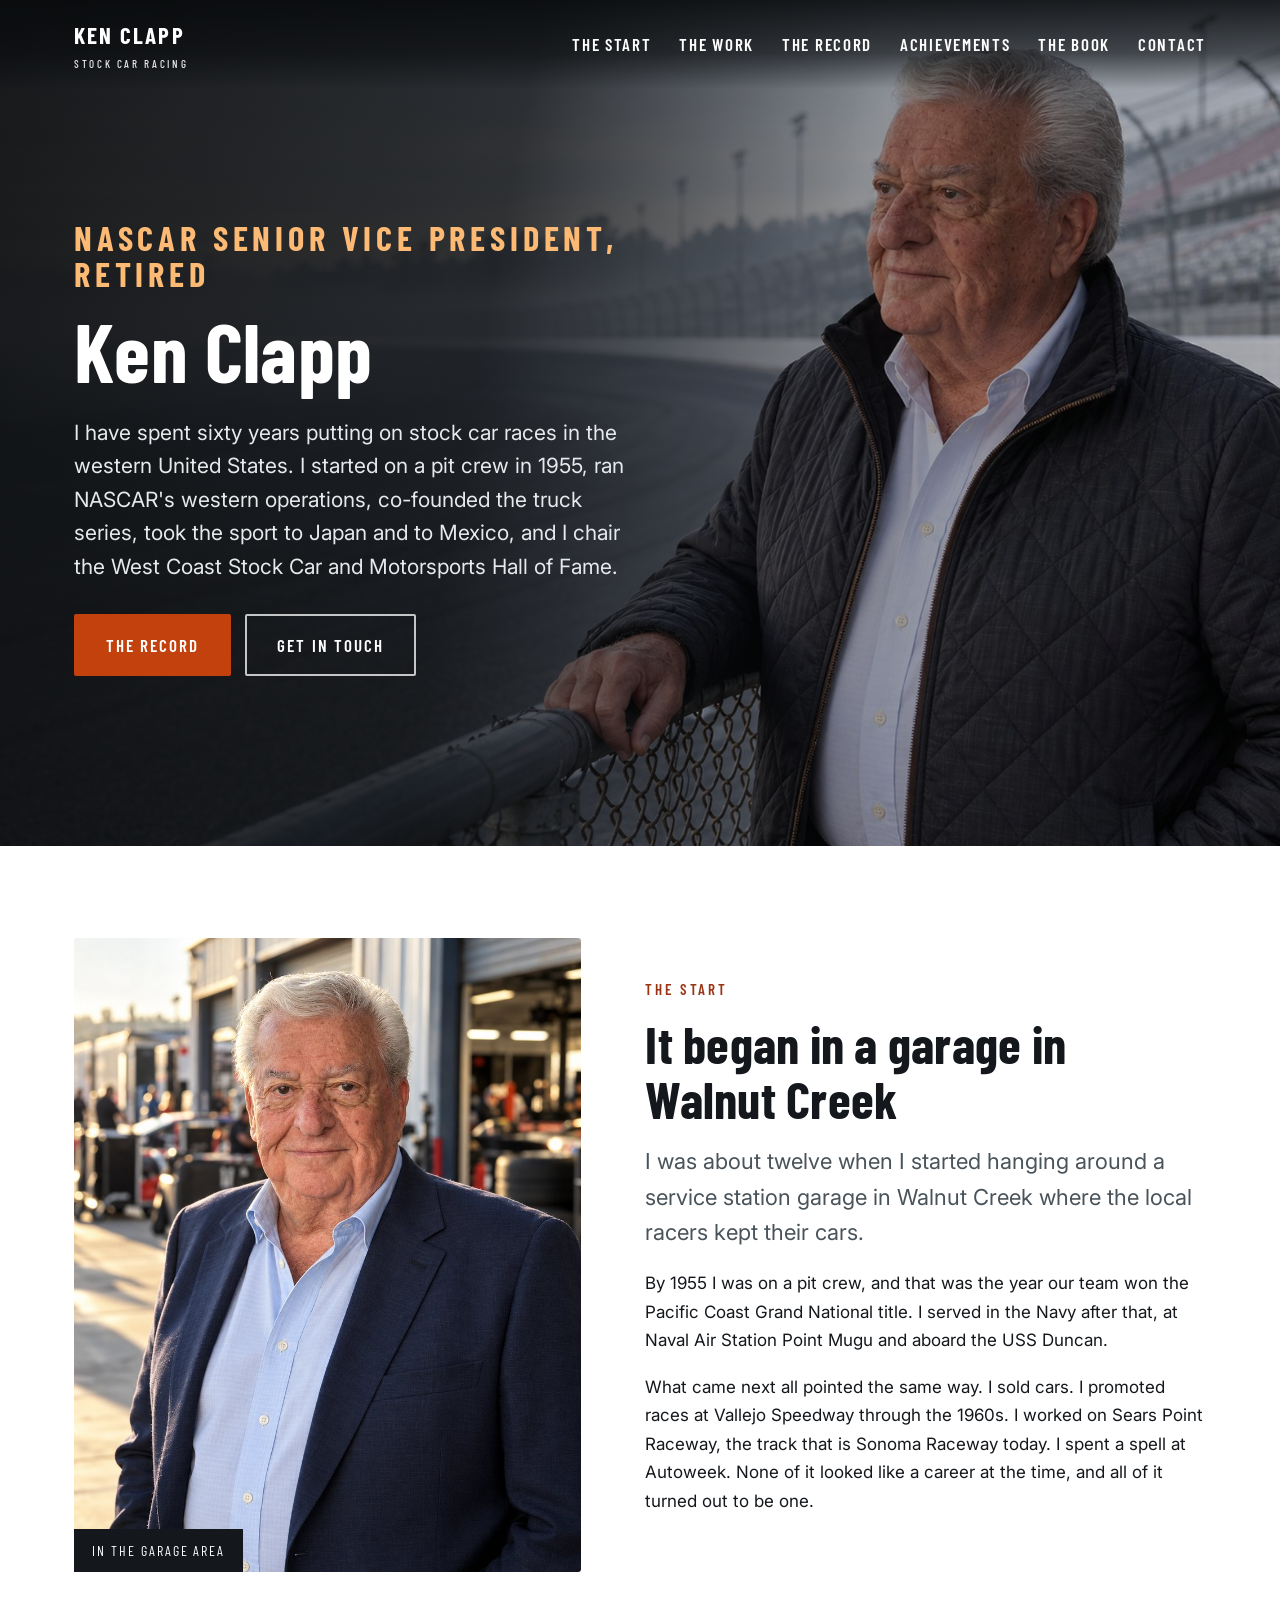
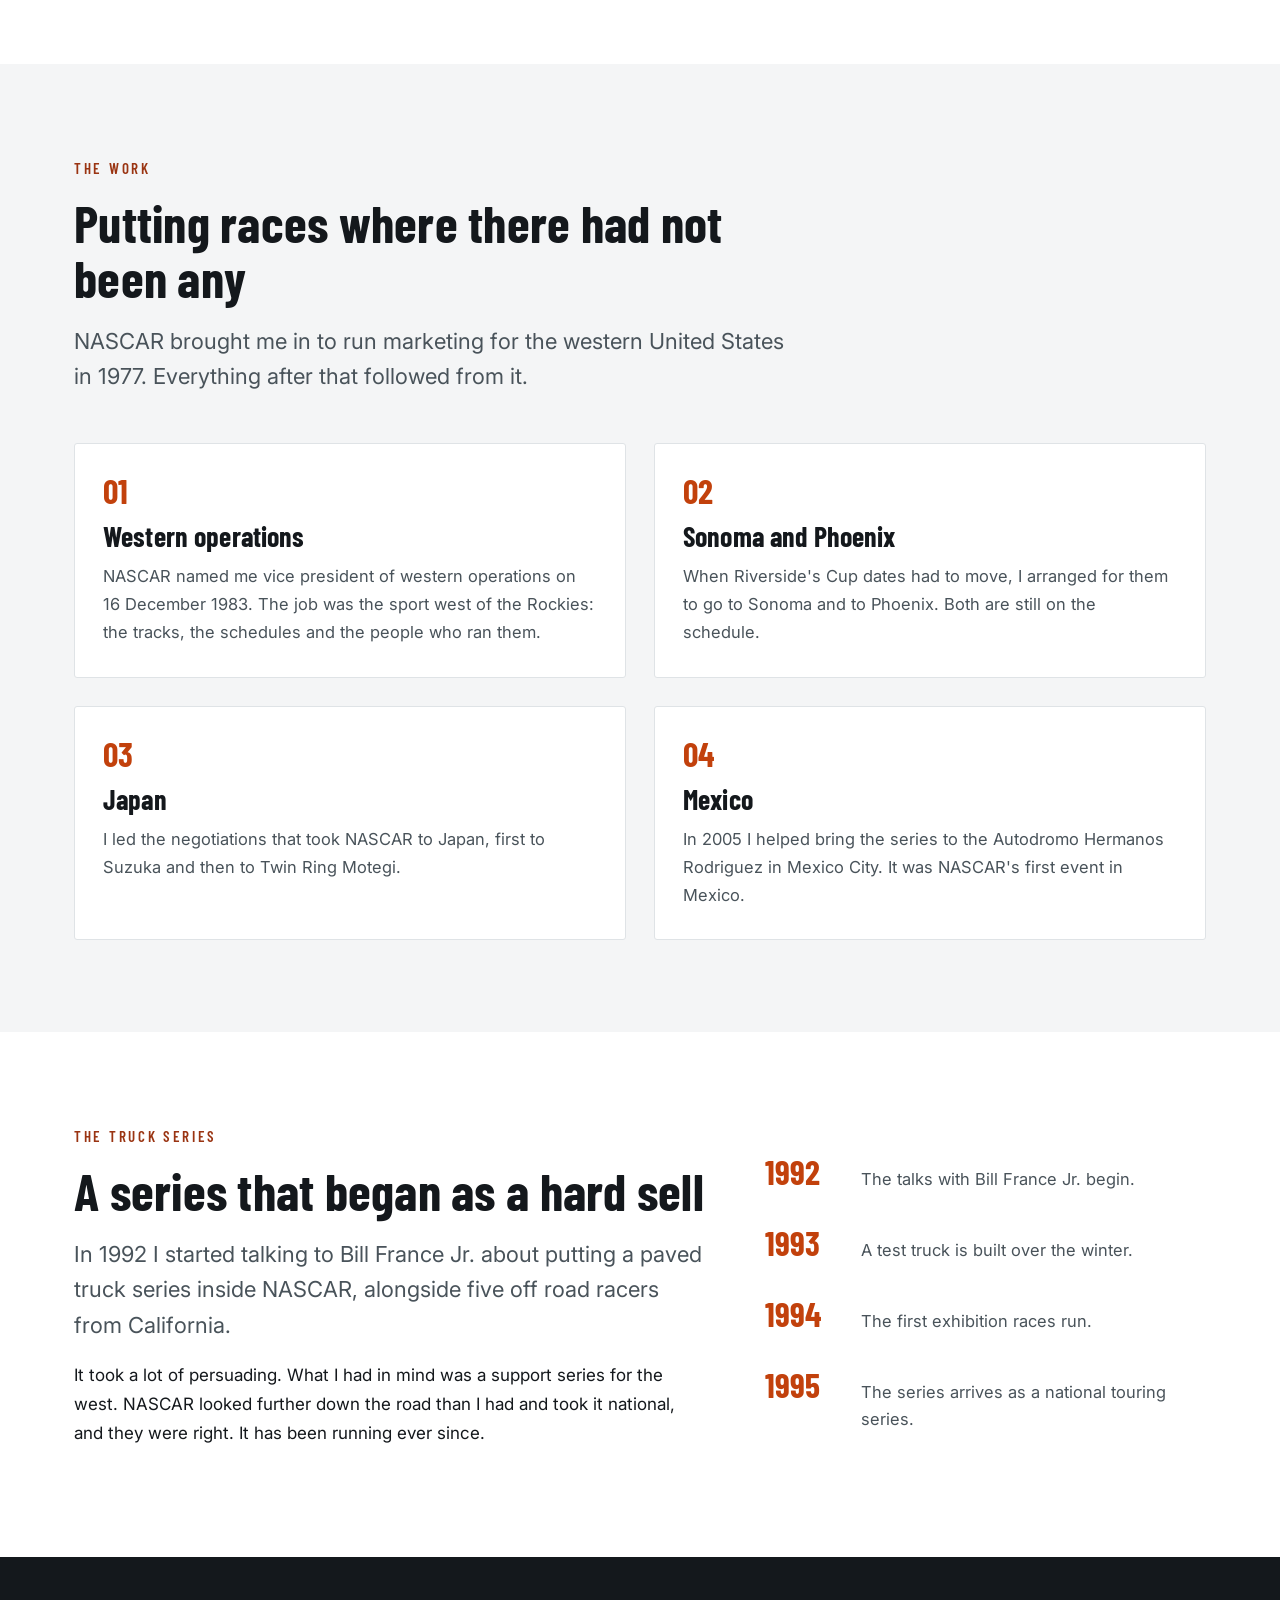
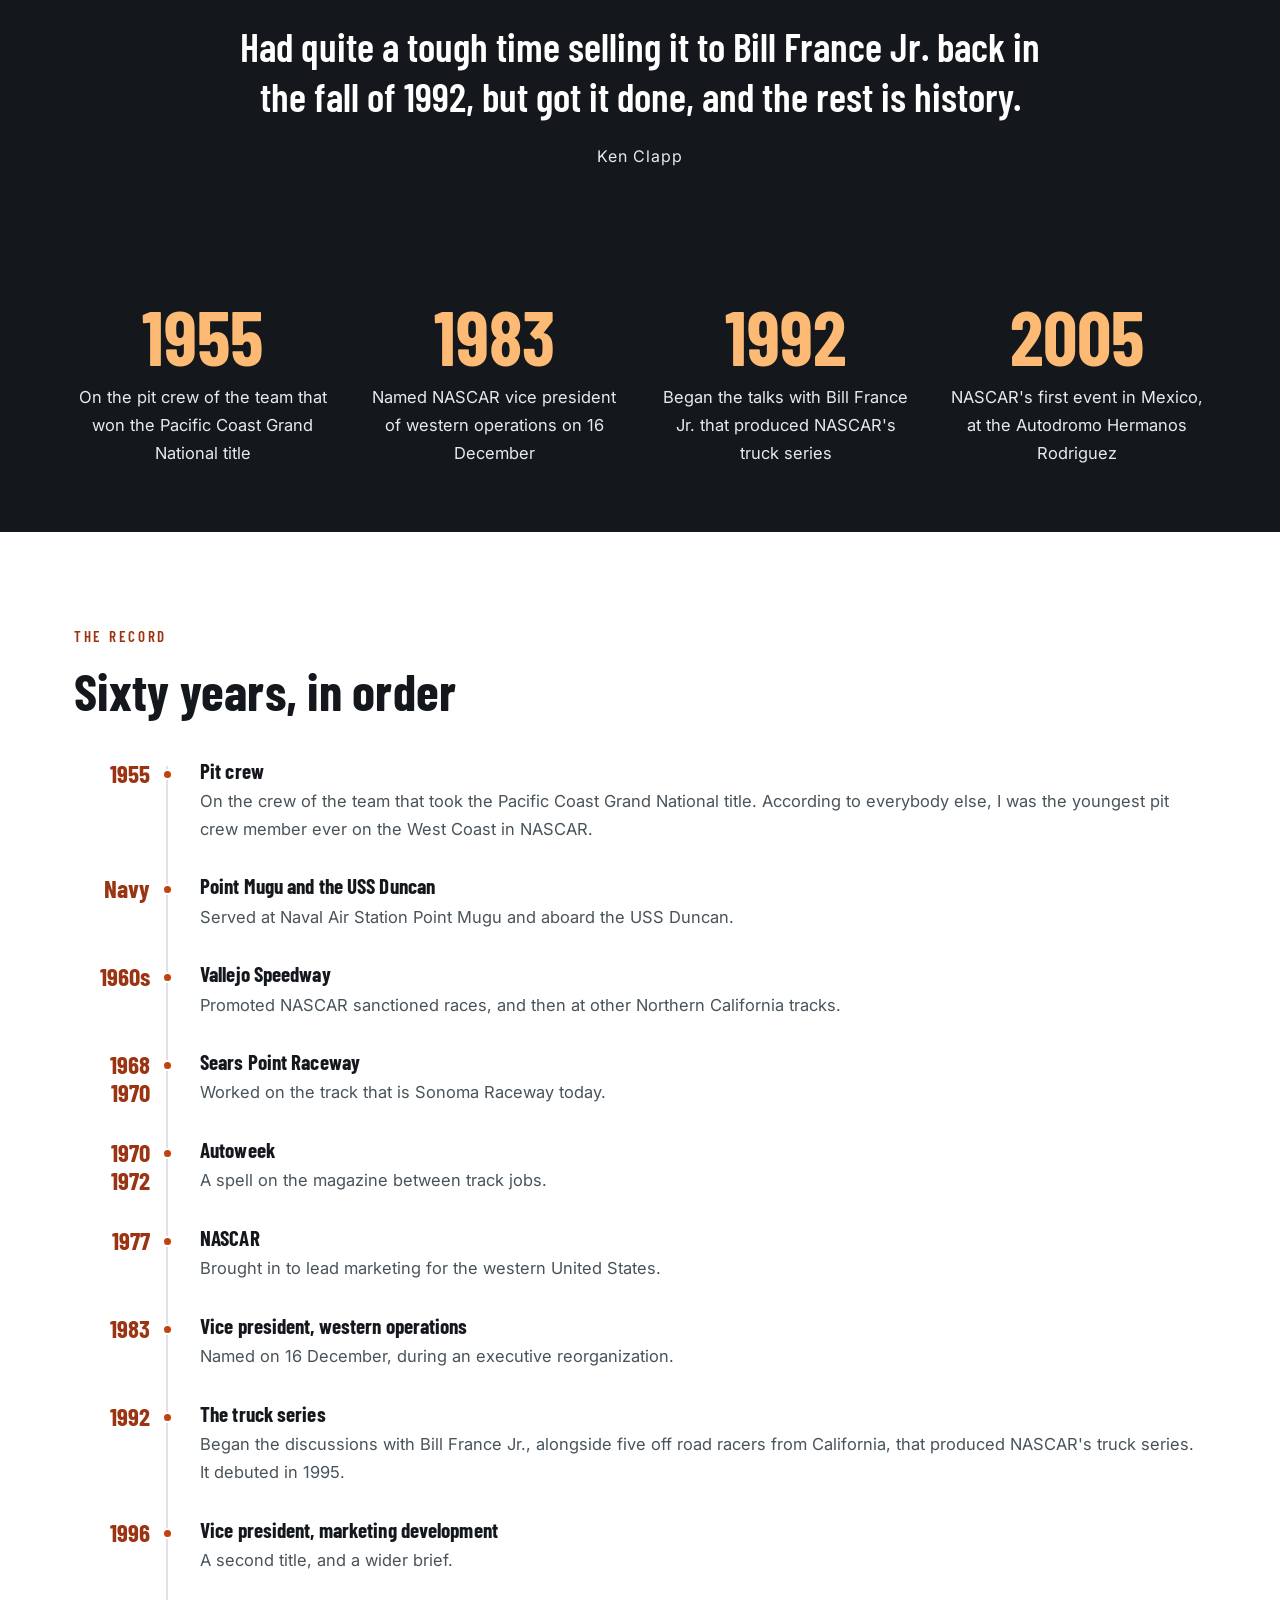
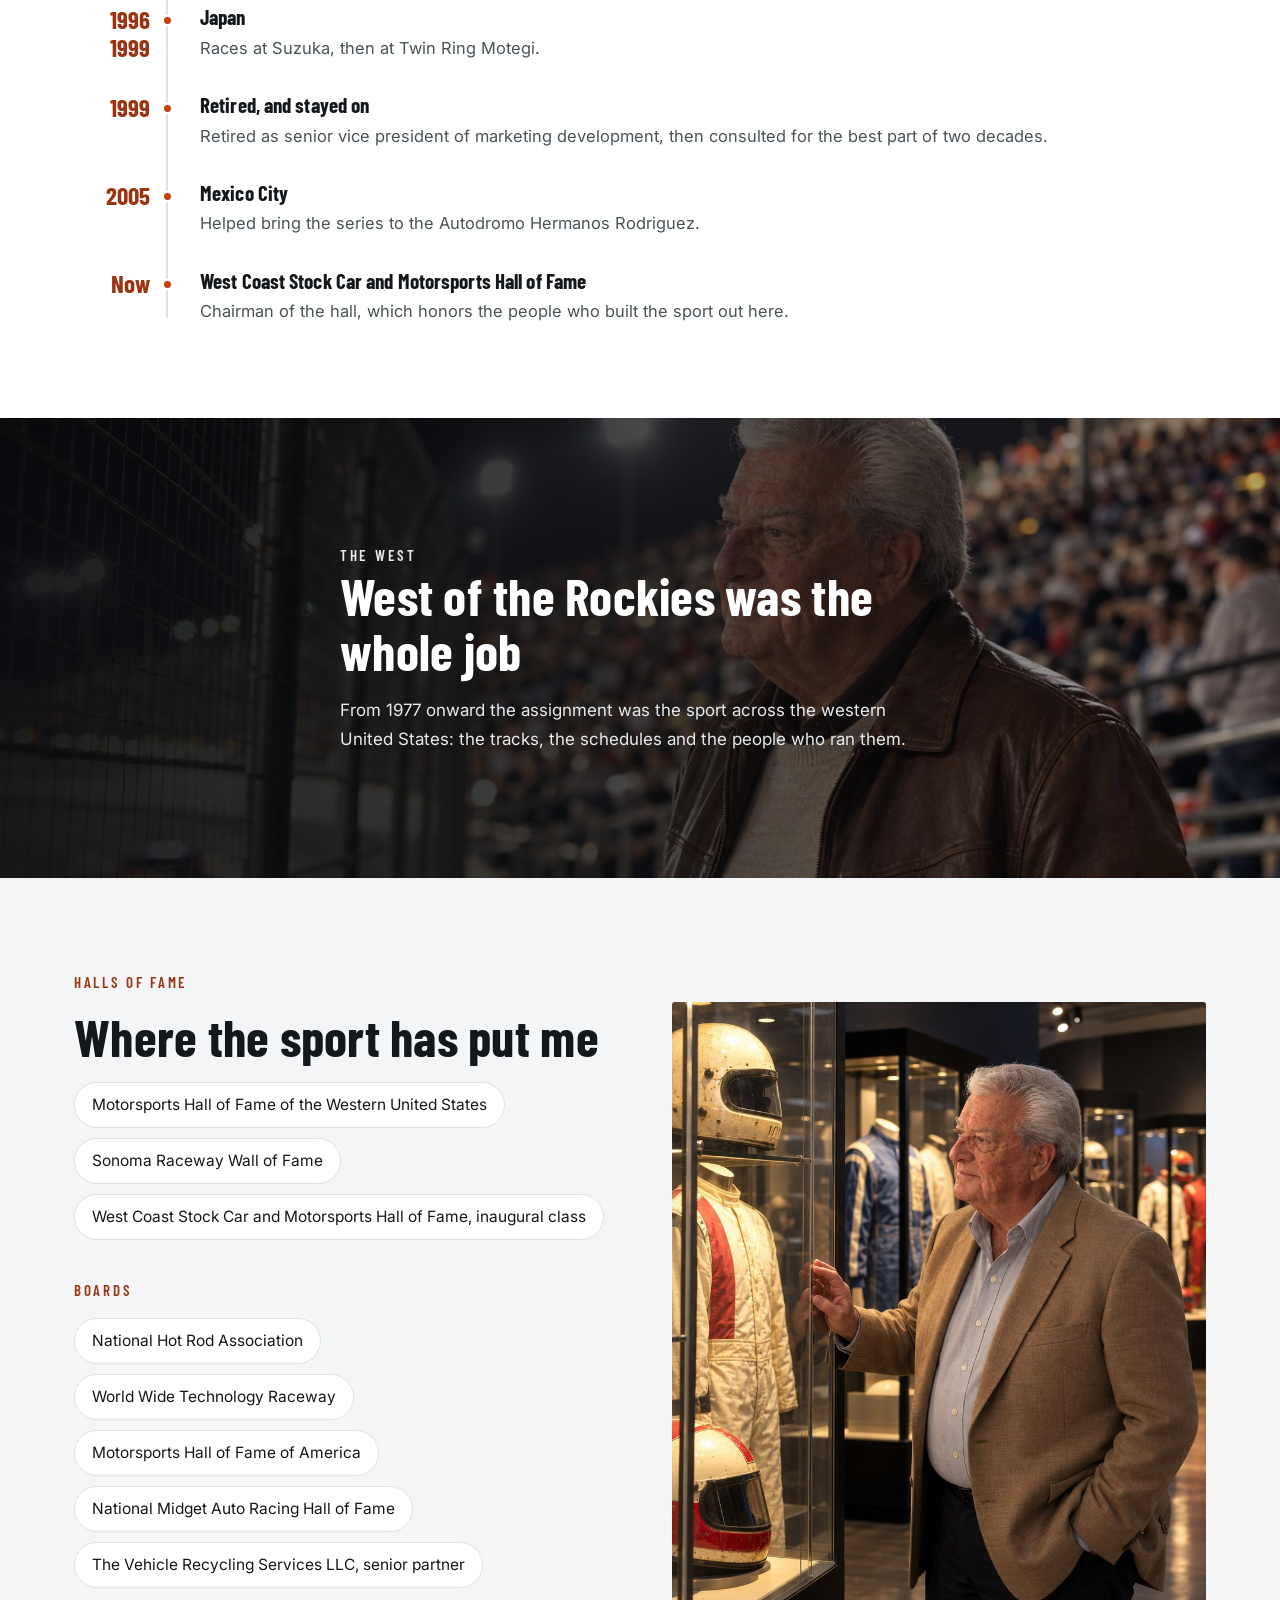
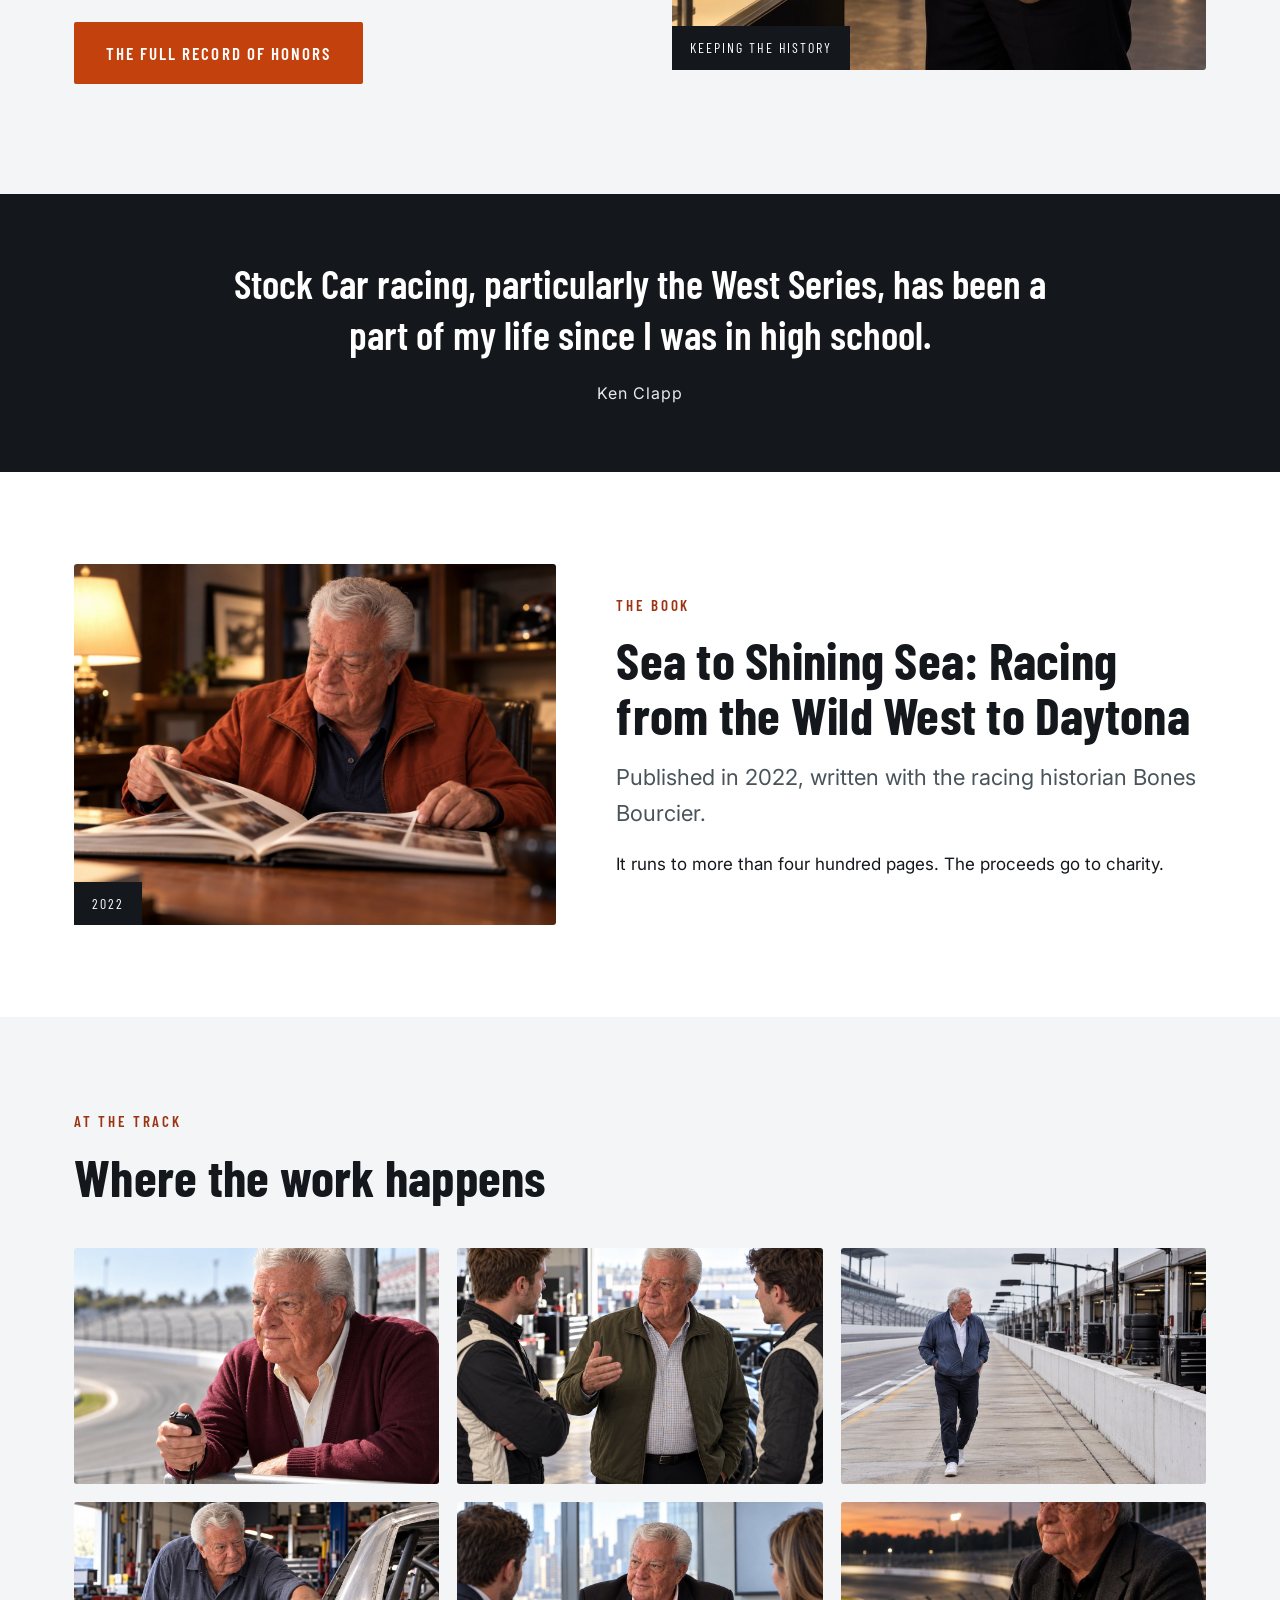
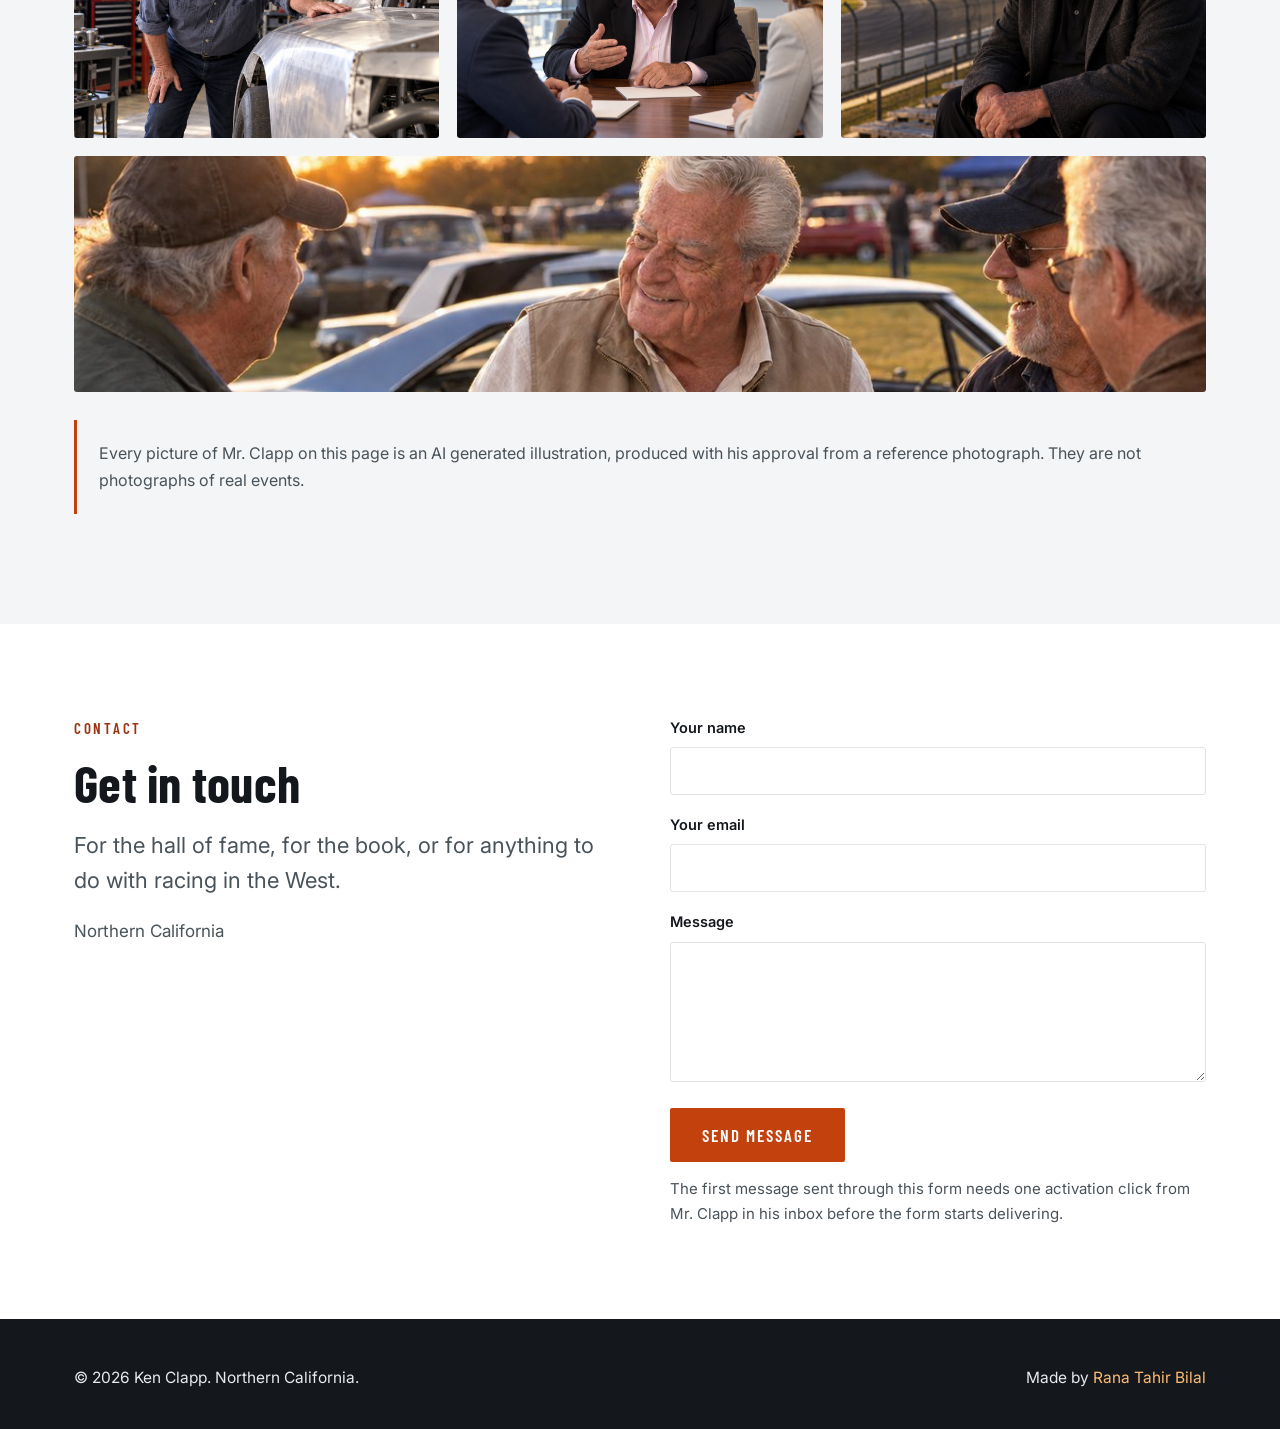
<file: index.html>
<!doctype html>
<html lang="en">
<head>
<meta charset="utf-8">
<meta name="viewport" content="width=device-width, initial-scale=1">
<title>Ken Clapp | NASCAR Truck Series Co-Founder, Senior Vice President, Retired</title>
<meta name="description" content="Ken Clapp, co-founder of NASCAR's truck series, retired NASCAR senior vice president and chairman of the West Coast Stock Car and Motorsports Hall of Fame. Sixty years of racing in the American West.">

<meta name="robots" content="index, follow">

<link rel="canonical" href="https://top-dynamos.github.io/ken-clapp/">
<meta property="og:type" content="profile">
<meta property="og:title" content="Ken Clapp | NASCAR Senior Vice President, Retired">
<meta property="og:description" content="Co-founder of NASCAR's truck series. Sixty years building stock car racing in the western United States.">
<meta property="og:url" content="https://top-dynamos.github.io/ken-clapp/">
<meta property="og:image" content="https://top-dynamos.github.io/ken-clapp/images/hero.jpg">
<meta name="twitter:card" content="summary_large_image">

<link rel="icon" href="favicon.ico" sizes="any">
<link rel="preconnect" href="https://fonts.googleapis.com">
<link rel="preconnect" href="https://fonts.gstatic.com" crossorigin>
<link href="https://fonts.googleapis.com/css2?family=Barlow+Condensed:wght@500;600;700&family=Inter:wght@400;500;600&display=swap" rel="stylesheet">
<link rel="stylesheet" href="css/site.css">

<script type="application/ld+json">
{
  "@context":"https://schema.org",
  "@type":"Person",
  "name":"Ken Clapp",
  "jobTitle":"Chairman, West Coast Stock Car and Motorsports Hall of Fame",
  "description":"Co-founder of NASCAR's truck series and retired NASCAR senior vice president, who spent sixty years building stock car racing in the western United States.",
  "url":"https://top-dynamos.github.io/ken-clapp/",
  "image":"https://top-dynamos.github.io/ken-clapp/images/portrait.jpg",
  "award":[
    "Promoter of the Year, Motor Sports Press Association, 1980",
    "Motor Sports Press Association Hall of Fame, 2006",
    "Sonoma Raceway Wall of Fame, 2008",
    "California Auto Racing Hall of Fame, 2026",
    "Motorsports Hall of Fame of the Western United States",
    "West Coast Stock Car and Motorsports Hall of Fame, inaugural class"
  ],
  "knowsAbout":["Stock car racing","Motorsport promotion","Race track operations"]
}
</script>
<script type="application/ld+json">
{
  "@context":"https://schema.org",
  "@type":"WebSite",
  "name":"Ken Clapp",
  "url":"https://top-dynamos.github.io/ken-clapp/"
}
</script>
</head>
<body>

<header>
  <nav class="kc-nav" id="kcNav">
    <div class="kc-wrap">
      <a class="kc-brand" href="#top">Ken Clapp<span>Stock car racing</span></a>
      <ul class="kc-links" id="kcLinks">
        <li><a href="#story">The start</a></li>
        <li><a href="#work">The work</a></li>
        <li><a href="#record">The record</a></li>
        <li><a href="achievements/">Achievements</a></li>
        <li><a href="#book">The book</a></li>
        <li><a href="#contact">Contact</a></li>
      </ul>
      <button class="kc-burger" id="kcBurger" aria-label="Open the menu" aria-expanded="false" aria-controls="kcLinks">
        <i></i><i></i><i></i>
      </button>
    </div>
  </nav>
</header>

<!-- HERO -->
<section class="kc-hero" id="top">
  <div class="kc-hero-img">
    <img fetchpriority="high" decoding="async" width="1920" height="1080" fetchpriority="high" decoding="async" src="images/hero.jpg" alt="Ken Clapp at a trackside fence looking out along an empty oval at dawn" fetchpriority="high">
  </div>
  <div class="kc-hero-veil"></div>
  <div class="kc-wrap">
    <div class="kc-hero-copy">
      <h1><span>NASCAR senior vice president, retired</span>Ken Clapp</h1>
      <p>I have spent sixty years putting on stock car races in the western United States. I started on a pit crew in 1955, ran NASCAR's western operations, co-founded the truck series, took the sport to Japan and to Mexico, and I chair the West Coast Stock Car and Motorsports Hall of Fame.</p>
      <div class="kc-cta">
        <a class="kc-btn" href="#record">The record</a>
        <a class="kc-btn kc-btn-ghost" href="#contact">Get in touch</a>
      </div>
    </div>
  </div>
</section>

<!-- THE START -->
<section class="kc-sec" id="story">
  <div class="kc-wrap">
    <div class="kc-split kc-split-narrow">
      <div class="kc-shot kc-rev">
        <img loading="lazy" decoding="async" width="900" height="1125" src="images/portrait.jpg" alt="Ken Clapp in the garage area of a race track">
        <span class="kc-shot-tag">In the garage area</span>
      </div>
      <div class="kc-rev">
        <p class="kc-eyebrow">The start</p>
        <h2>It began in a garage in Walnut Creek</h2>
        <p class="kc-lead">I was about twelve when I started hanging around a service station garage in Walnut Creek where the local racers kept their cars.</p>
        <p>By 1955 I was on a pit crew, and that was the year our team won the Pacific Coast Grand National title. I served in the Navy after that, at Naval Air Station Point Mugu and aboard the USS Duncan.</p>
        <p>What came next all pointed the same way. I sold cars. I promoted races at Vallejo Speedway through the 1960s. I worked on Sears Point Raceway, the track that is Sonoma Raceway today. I spent a spell at Autoweek. None of it looked like a career at the time, and all of it turned out to be one.</p>
      </div>
    </div>
  </div>
</section>

<!-- THE WORK -->
<section class="kc-sec kc-paper" id="work">
  <div class="kc-wrap">
    <div class="kc-rev" style="max-width:720px">
      <p class="kc-eyebrow">The work</p>
      <h2>Putting races where there had not been any</h2>
      <p class="kc-lead">NASCAR brought me in to run marketing for the western United States in 1977. Everything after that followed from it.</p>
    </div>
    <div class="kc-cards">
      <div class="kc-card kc-rev">
        <div class="kc-card-n">01</div>
        <h3>Western operations</h3>
        <p>NASCAR named me vice president of western operations on 16 December 1983. The job was the sport west of the Rockies: the tracks, the schedules and the people who ran them.</p>
      </div>
      <div class="kc-card kc-rev">
        <div class="kc-card-n">02</div>
        <h3>Sonoma and Phoenix</h3>
        <p>When Riverside's Cup dates had to move, I arranged for them to go to Sonoma and to Phoenix. Both are still on the schedule.</p>
      </div>
      <div class="kc-card kc-rev">
        <div class="kc-card-n">03</div>
        <h3>Japan</h3>
        <p>I led the negotiations that took NASCAR to Japan, first to Suzuka and then to Twin Ring Motegi.</p>
      </div>
      <div class="kc-card kc-rev">
        <div class="kc-card-n">04</div>
        <h3>Mexico</h3>
        <p>In 2005 I helped bring the series to the Autodromo Hermanos Rodriguez in Mexico City. It was NASCAR's first event in Mexico.</p>
      </div>
    </div>
  </div>
</section>

<!-- THE TRUCK SERIES -->
<section class="kc-sec" id="trucks">
  <div class="kc-wrap">
    <div class="kc-trucks">
      <div class="kc-rev">
        <p class="kc-eyebrow">The truck series</p>
        <h2>A series that began as a hard sell</h2>
        <p class="kc-lead">In 1992 I started talking to Bill France Jr. about putting a paved truck series inside NASCAR, alongside five off road racers from California.</p>
        <p>It took a lot of persuading. What I had in mind was a support series for the west. NASCAR looked further down the road than I had and took it national, and they were right. It has been running ever since.</p>
      </div>
      <ul class="kc-steps kc-rev">
        <li><span class="kc-step-n">1992</span><p>The talks with Bill France Jr. begin.</p></li>
        <li><span class="kc-step-n">1993</span><p>A test truck is built over the winter.</p></li>
        <li><span class="kc-step-n">1994</span><p>The first exhibition races run.</p></li>
        <li><span class="kc-step-n">1995</span><p>The series arrives as a national touring series.</p></li>
      </ul>
    </div>
  </div>
</section>

<!-- HIS WORDS ON THE TRUCK SERIES -->
<section class="kc-sec-tight kc-dark">
  <div class="kc-wrap">
    <div class="kc-quote kc-rev">
      <blockquote>Had quite a tough time selling it to Bill France Jr. back in the fall of 1992, but got it done, and the rest is history.</blockquote>
      <cite>Ken Clapp</cite>
    </div>
  </div>
</section>

<!-- THREE DATES -->
<section class="kc-sec-tight kc-dark">
  <div class="kc-wrap">
    <div class="kc-figs">
      <div class="kc-rev">
        <div class="kc-fig-n">1955</div>
        <p class="kc-fig-t">On the pit crew of the team that won the Pacific Coast Grand National title</p>
      </div>
      <div class="kc-rev">
        <div class="kc-fig-n">1983</div>
        <p class="kc-fig-t">Named NASCAR vice president of western operations on 16 December</p>
      </div>
      <div class="kc-rev">
        <div class="kc-fig-n">1992</div>
        <p class="kc-fig-t">Began the talks with Bill France Jr. that produced NASCAR's truck series</p>
      </div>
      <div class="kc-rev">
        <div class="kc-fig-n">2005</div>
        <p class="kc-fig-t">NASCAR's first event in Mexico, at the Autodromo Hermanos Rodriguez</p>
      </div>
    </div>
  </div>
</section>

<!-- THE RECORD -->
<section class="kc-sec" id="record">
  <div class="kc-wrap">
    <div class="kc-rev" style="max-width:720px">
      <p class="kc-eyebrow">The record</p>
      <h2>Sixty years, in order</h2>
    </div>
    <ul class="kc-time">
      <li class="kc-rev"><div class="kc-yr">1955</div><div class="kc-ev"><h3>Pit crew</h3><p>On the crew of the team that took the Pacific Coast Grand National title. According to everybody else, I was the youngest pit crew member ever on the West Coast in NASCAR.</p></div></li>
      <li class="kc-rev"><div class="kc-yr">Navy</div><div class="kc-ev"><h3>Point Mugu and the USS Duncan</h3><p>Served at Naval Air Station Point Mugu and aboard the USS Duncan.</p></div></li>
      <li class="kc-rev"><div class="kc-yr">1960s</div><div class="kc-ev"><h3>Vallejo Speedway</h3><p>Promoted NASCAR sanctioned races, and then at other Northern California tracks.</p></div></li>
      <li class="kc-rev"><div class="kc-yr">1968<br>1970</div><div class="kc-ev"><h3>Sears Point Raceway</h3><p>Worked on the track that is Sonoma Raceway today.</p></div></li>
      <li class="kc-rev"><div class="kc-yr">1970<br>1972</div><div class="kc-ev"><h3>Autoweek</h3><p>A spell on the magazine between track jobs.</p></div></li>
      <li class="kc-rev"><div class="kc-yr">1977</div><div class="kc-ev"><h3>NASCAR</h3><p>Brought in to lead marketing for the western United States.</p></div></li>
      <li class="kc-rev"><div class="kc-yr">1983</div><div class="kc-ev"><h3>Vice president, western operations</h3><p>Named on 16 December, during an executive reorganization.</p></div></li>
      <li class="kc-rev"><div class="kc-yr">1992</div><div class="kc-ev"><h3>The truck series</h3><p>Began the discussions with Bill France Jr., alongside five off road racers from California, that produced NASCAR's truck series. It debuted in 1995.</p></div></li>
      <li class="kc-rev"><div class="kc-yr">1996</div><div class="kc-ev"><h3>Vice president, marketing development</h3><p>A second title, and a wider brief.</p></div></li>
      <li class="kc-rev"><div class="kc-yr">1996<br>1999</div><div class="kc-ev"><h3>Japan</h3><p>Races at Suzuka, then at Twin Ring Motegi.</p></div></li>
      <li class="kc-rev"><div class="kc-yr">1999</div><div class="kc-ev"><h3>Retired, and stayed on</h3><p>Retired as senior vice president of marketing development, then consulted for the best part of two decades.</p></div></li>
      <li class="kc-rev"><div class="kc-yr">2005</div><div class="kc-ev"><h3>Mexico City</h3><p>Helped bring the series to the Autodromo Hermanos Rodriguez.</p></div></li>
      <li class="kc-rev"><div class="kc-yr">Now</div><div class="kc-ev"><h3>West Coast Stock Car and Motorsports Hall of Fame</h3><p>Chairman of the hall, which honors the people who built the sport out here.</p></div></li>
    </ul>
  </div>
</section>

<!-- BAND -->
<section class="kc-band">
  <div class="kc-band-img">
    <img loading="lazy" decoding="async" width="1200" height="900" src="images/night-track.jpg" alt="Ken Clapp beside the catch fence at a small paved oval at night">
  </div>
  <div class="kc-band-veil"></div>
  <div class="kc-wrap">
    <div class="kc-band-copy kc-rev">
      <p class="kc-eyebrow">The West</p>
      <h2>West of the Rockies was the whole job</h2>
      <p>From 1977 onward the assignment was the sport across the western United States: the tracks, the schedules and the people who ran them.</p>
    </div>
  </div>
</section>

<!-- RECOGNITION AND SERVICE -->
<section class="kc-sec kc-paper">
  <div class="kc-wrap">
    <div class="kc-split">
      <div class="kc-rev">
        <p class="kc-eyebrow">Halls of fame</p>
        <h2>Where the sport has put me</h2>
        <ul class="kc-chips">
          <li>Motorsports Hall of Fame of the Western United States</li>
          <li>Sonoma Raceway Wall of Fame</li>
          <li>West Coast Stock Car and Motorsports Hall of Fame, inaugural class</li>
        </ul>
        <p class="kc-eyebrow" style="margin-top:38px">Boards</p>
        <ul class="kc-chips">
          <li>National Hot Rod Association</li>
          <li>World Wide Technology Raceway</li>
          <li>Motorsports Hall of Fame of America</li>
          <li>National Midget Auto Racing Hall of Fame</li>
          <li>The Vehicle Recycling Services LLC, senior partner</li>
        </ul>
        <p style="margin-top:34px"><a class="kc-btn" href="achievements/">The full record of honors</a></p>
      </div>
      <div class="kc-shot kc-rev">
        <img loading="lazy" decoding="async" width="900" height="1125" src="images/museum.jpg" alt="Ken Clapp in a motorsport museum gallery beside a display case">
        <span class="kc-shot-tag">Keeping the history</span>
      </div>
    </div>
  </div>
</section>

<!-- QUOTE -->
<section class="kc-sec-tight kc-dark">
  <div class="kc-wrap">
    <div class="kc-quote kc-rev">
      <blockquote>Stock Car racing, particularly the West Series, has been a part of my life since I was in high school.</blockquote>
      <cite>Ken Clapp</cite>
    </div>
  </div>
</section>

<!-- THE BOOK -->
<section class="kc-sec" id="book">
  <div class="kc-wrap">
    <div class="kc-book">
      <div class="kc-shot kc-rev">
        <img loading="lazy" decoding="async" width="1200" height="900" src="images/album.jpg" alt="Ken Clapp turning the page of a large photograph album">
        <span class="kc-shot-tag">2022</span>
      </div>
      <div class="kc-rev">
        <p class="kc-eyebrow">The book</p>
        <h2>Sea to Shining Sea: Racing from the Wild West to Daytona</h2>
        <p class="kc-lead">Published in 2022, written with the racing historian Bones Bourcier.</p>
        <p>It runs to more than four hundred pages. The proceeds go to charity.</p>
      </div>
    </div>
  </div>
</section>

<!-- GALLERY -->
<section class="kc-sec kc-paper">
  <div class="kc-wrap">
    <div class="kc-rev" style="max-width:720px">
      <p class="kc-eyebrow">At the track</p>
      <h2>Where the work happens</h2>
    </div>
    <div class="kc-gal">
      <figure class="kc-rev"><img loading="lazy" decoding="async" width="1200" height="900" src="images/timing.jpg" alt="Ken Clapp at a trackside timing stand with a stopwatch"></figure>
      <figure class="kc-rev"><img loading="lazy" decoding="async" width="1200" height="1000" src="images/garage-talk.jpg" alt="Ken Clapp in conversation with two crew members in a garage stall"></figure>
      <figure class="kc-rev"><img loading="lazy" decoding="async" width="1200" height="900" src="images/pit-lane.jpg" alt="Ken Clapp walking an empty pit lane"></figure>
      <figure class="kc-rev"><img loading="lazy" decoding="async" width="1200" height="900" src="images/workshop.jpg" alt="Ken Clapp sighting along the body of a bare stock car in a workshop"></figure>
      <figure class="kc-rev"><img loading="lazy" decoding="async" width="1200" height="900" src="images/boardroom.jpg" alt="Ken Clapp in a meeting across a boardroom table"></figure>
      <figure class="kc-rev"><img loading="lazy" decoding="async" width="900" height="1125" src="images/grandstand.jpg" alt="Ken Clapp sitting alone in an empty grandstand at dusk"></figure>
      <figure class="kc-rev"><img loading="lazy" decoding="async" width="1200" height="900" src="images/gathering.jpg" alt="Ken Clapp talking with three men beside a parked car at a gathering"></figure>
    </div>
    <p class="kc-note">Every picture of Mr. Clapp on this page is an AI generated illustration, produced with his approval from a reference photograph. They are not photographs of real events.</p>
  </div>
</section>

<!-- CONTACT -->
<section class="kc-sec" id="contact">
  <div class="kc-wrap">
    <div class="kc-contact">
      <div class="kc-rev">
        <p class="kc-eyebrow">Contact</p>
        <h2>Get in touch</h2>
        <p class="kc-lead">For the hall of fame, for the book, or for anything to do with racing in the West.</p>
        <p class="kc-muted">Northern California</p>
      </div>
      <div class="kc-rev">
        <form action="https://formsubmit.co/Ckcdeee@gmail.com" method="POST">
          <input type="hidden" name="_subject" value="Message from kenclapp website">
          <input type="hidden" name="_captcha" value="false">
          <input type="hidden" name="_template" value="table">
          <input type="text" name="_honey" style="display:none" tabindex="-1" autocomplete="off">
          <div class="kc-field">
            <label for="kcName">Your name</label>
            <input id="kcName" type="text" name="name" required>
          </div>
          <div class="kc-field">
            <label for="kcEmail">Your email</label>
            <input id="kcEmail" type="email" name="email" required>
          </div>
          <div class="kc-field">
            <label for="kcMsg">Message</label>
            <textarea id="kcMsg" name="message" required></textarea>
          </div>
          <button class="kc-btn" type="submit">Send message</button>
          <p class="kc-formnote">The first message sent through this form needs one activation click from Mr. Clapp in his inbox before the form starts delivering.</p>
        </form>
      </div>
    </div>
  </div>
</section>

<footer class="kc-foot">
  <div class="kc-wrap">
    <p style="margin:0">&copy; 2026 Ken Clapp. Northern California.</p>
    <p style="margin:0">Made by <a href="https://www.linkedin.com/in/ranatahirbilal/" rel="noopener">Rana Tahir Bilal</a></p>
  </div>
</footer>

<script src="js/site.js"></script>
</body>
</html>
</file>
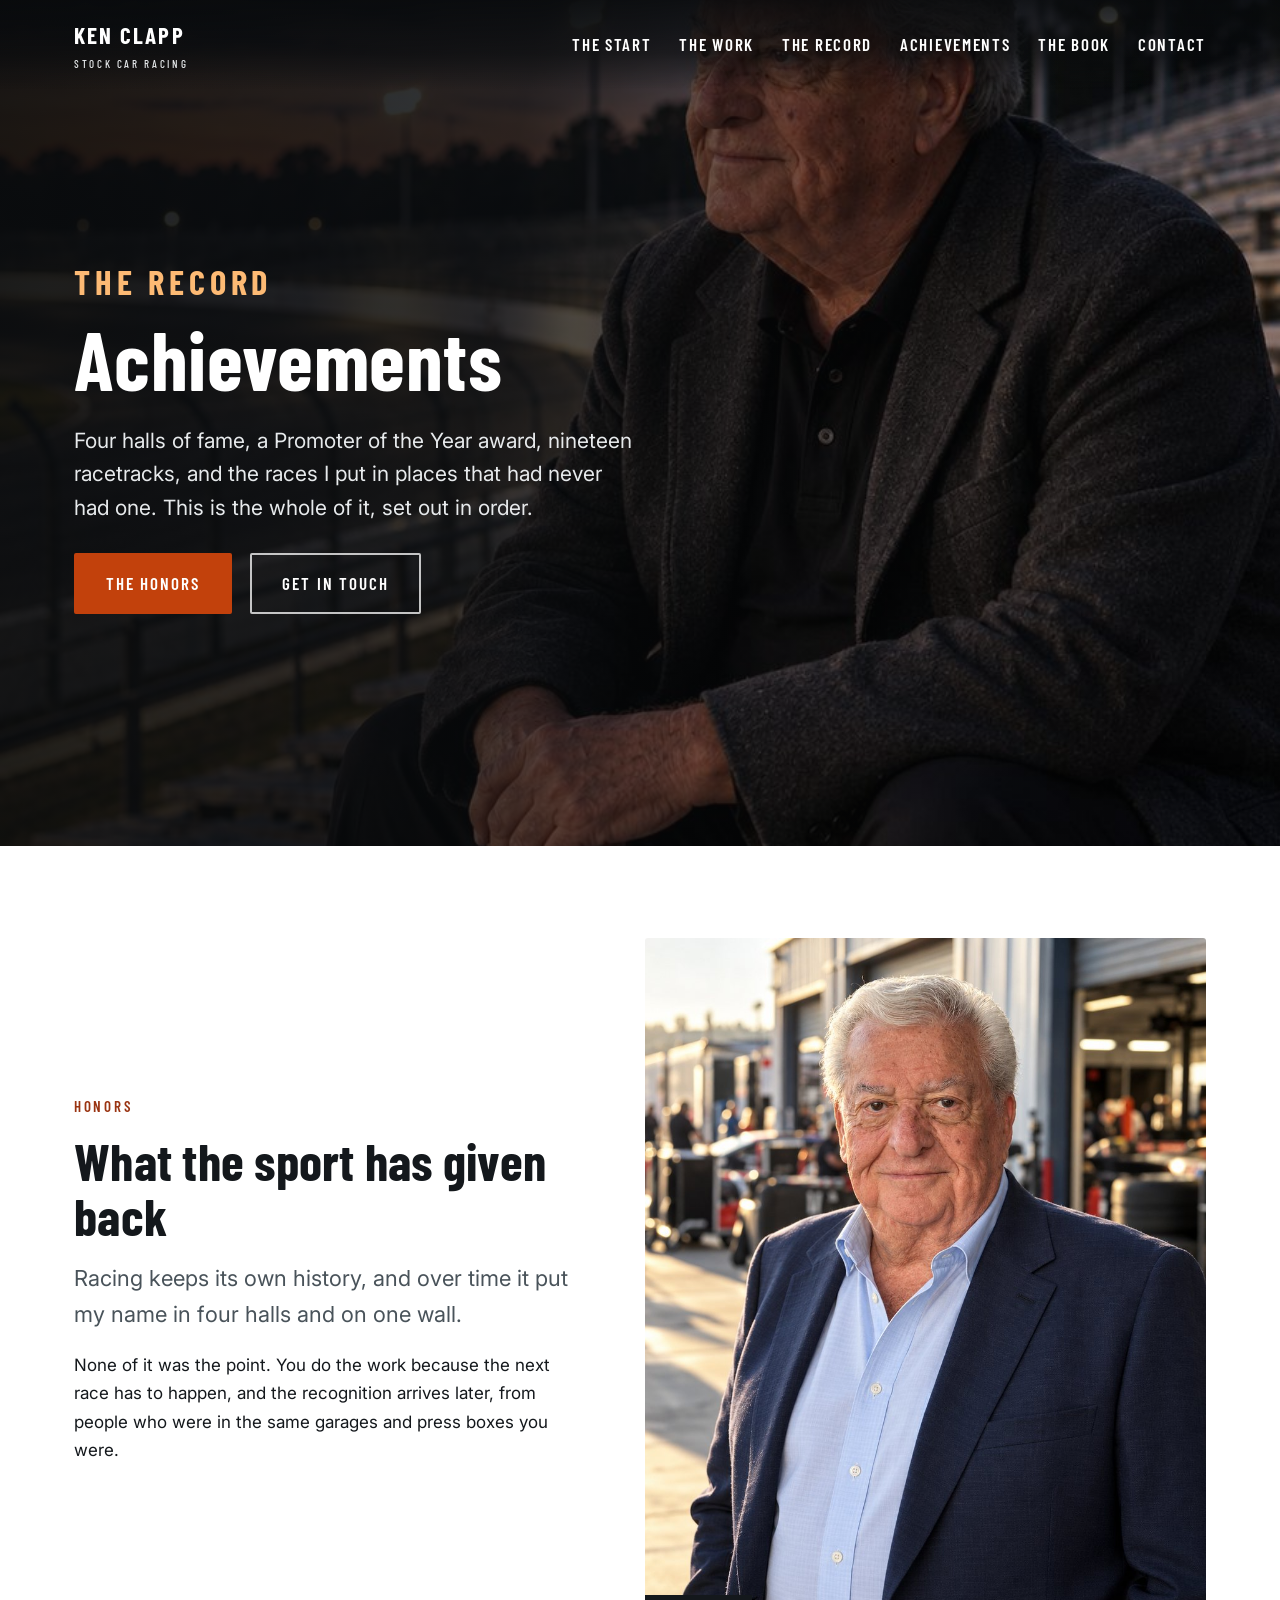
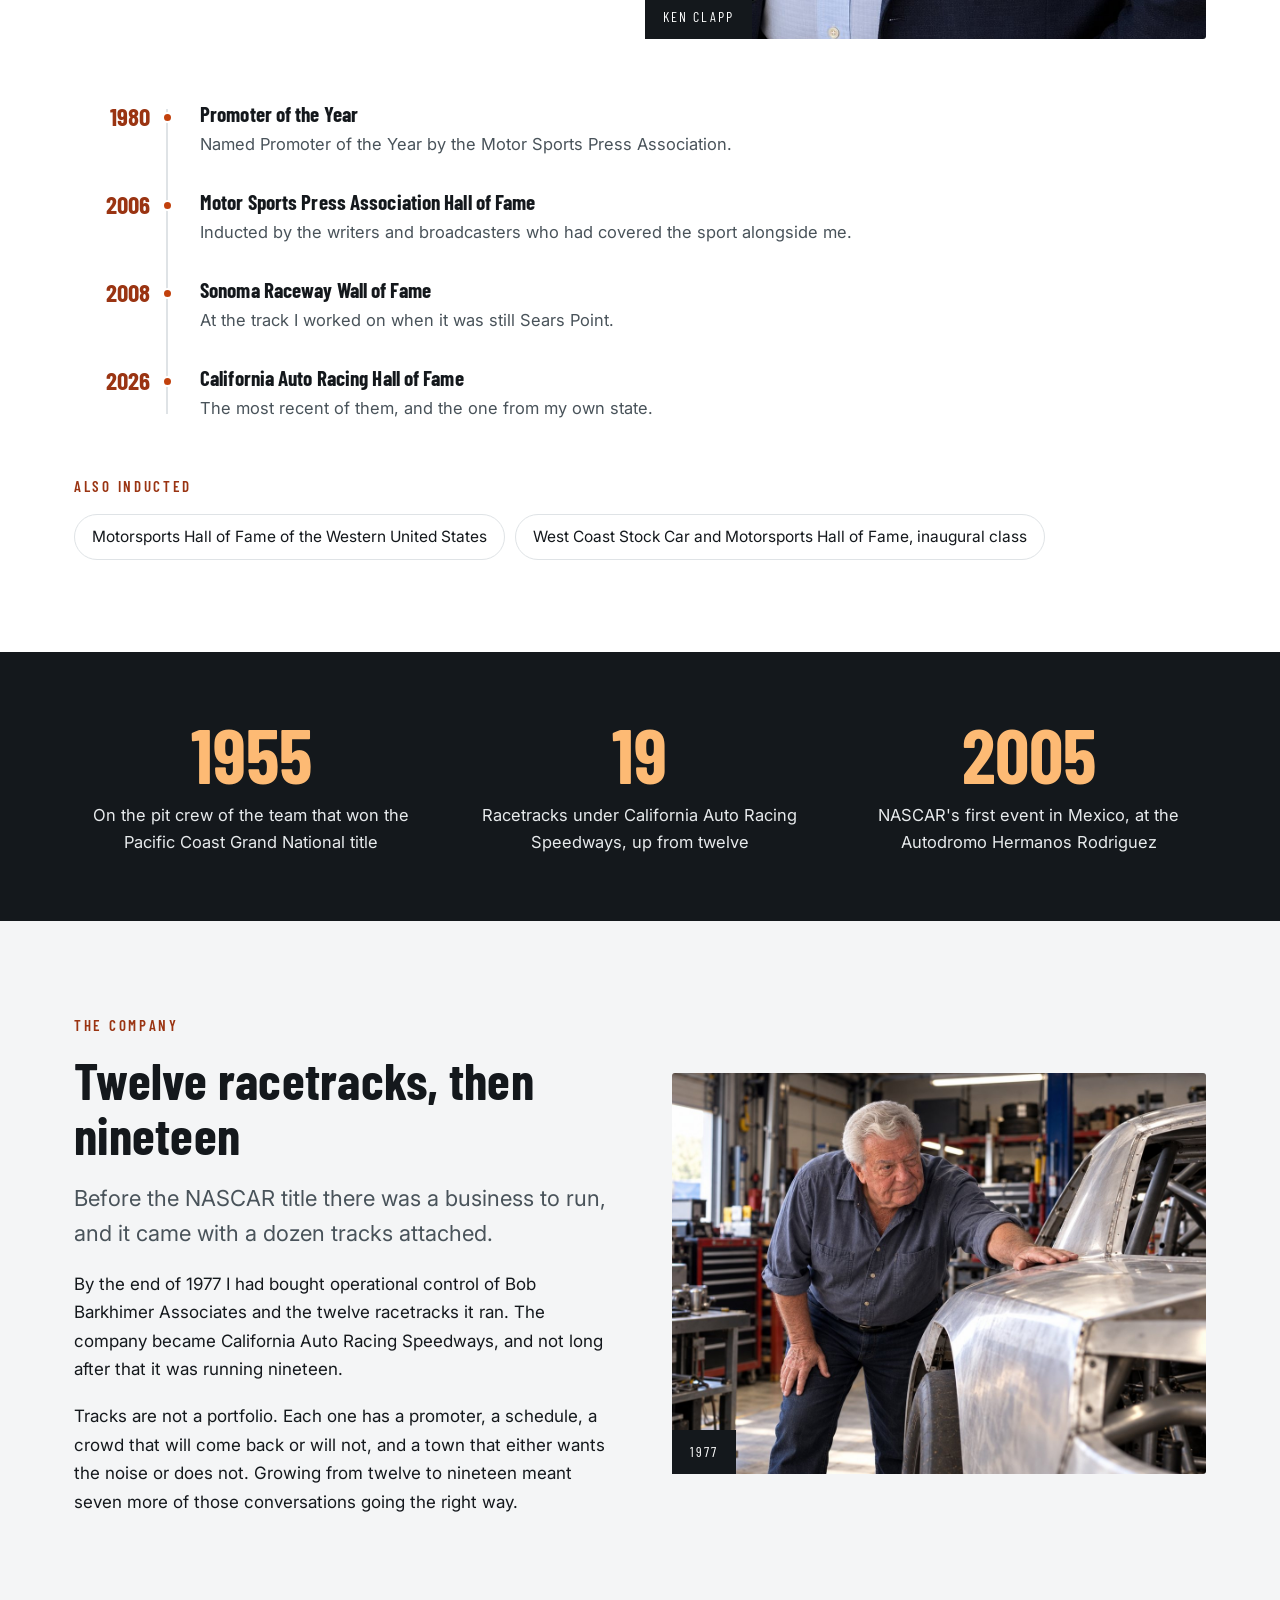
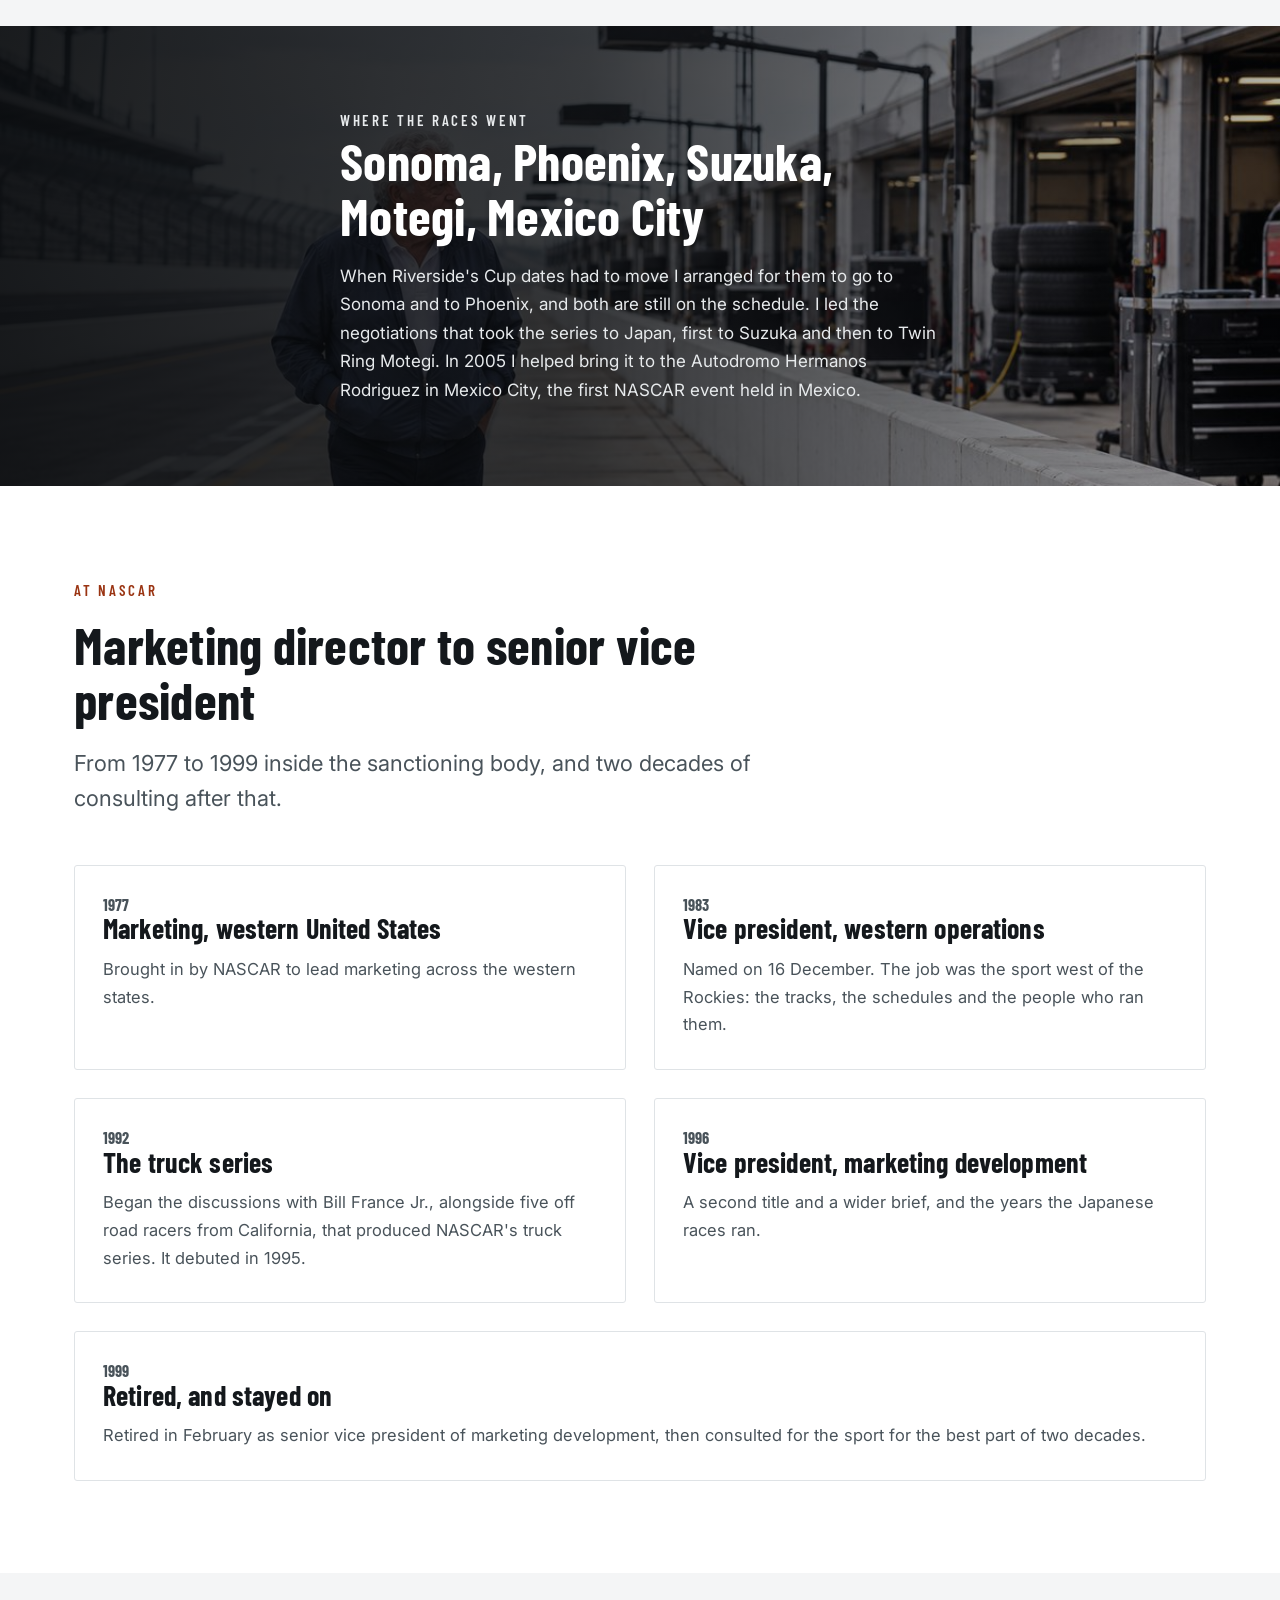
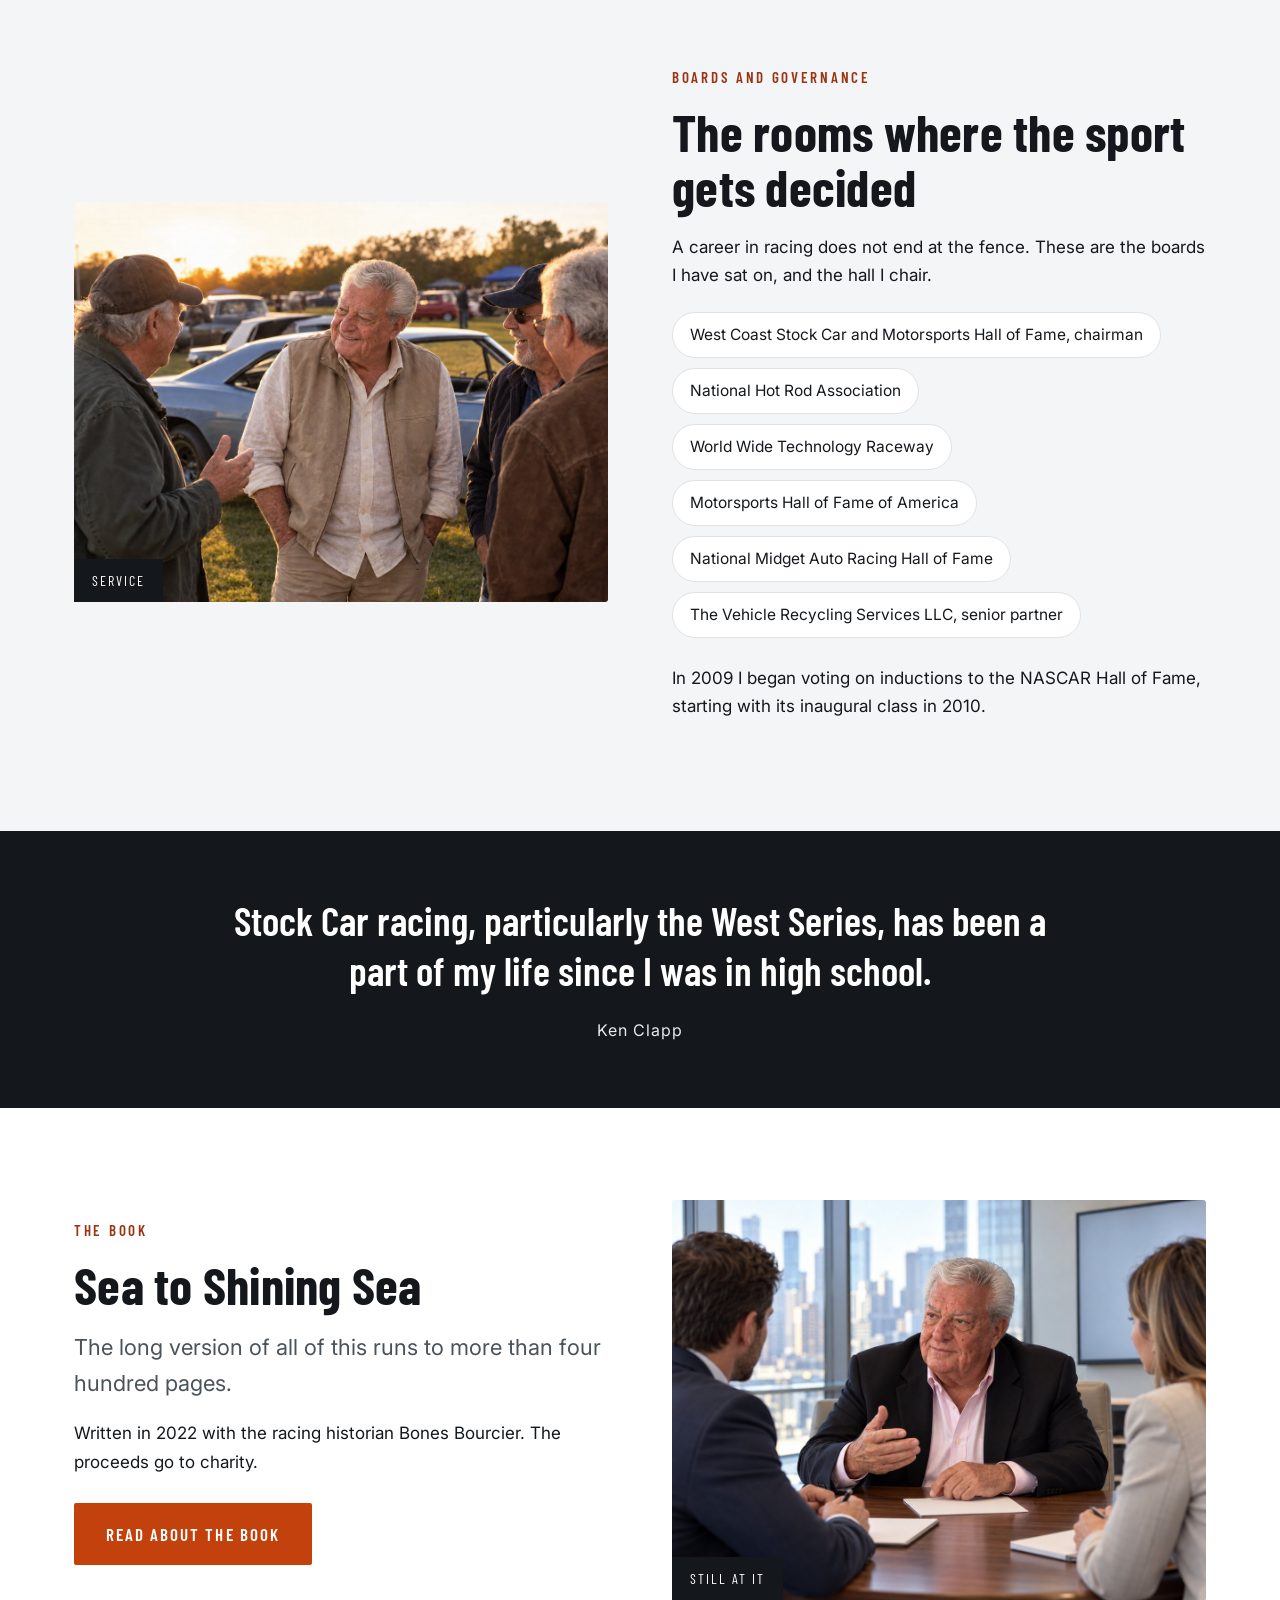
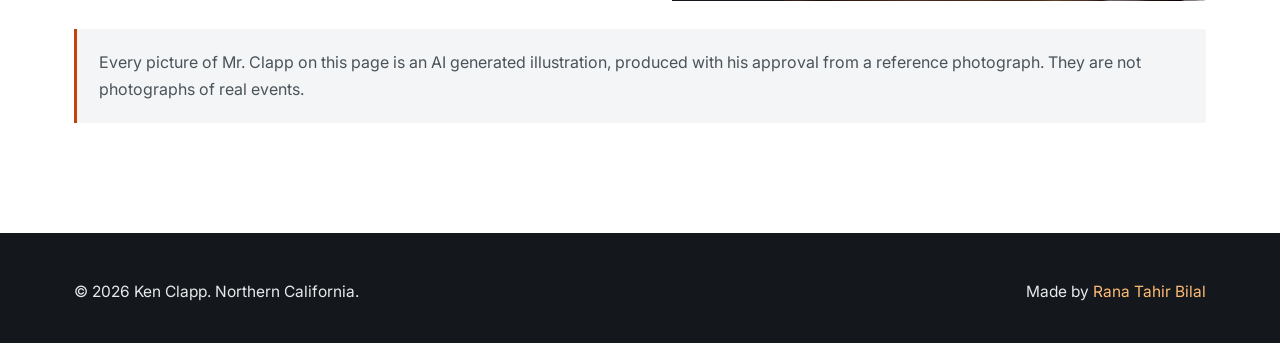
<file: achievements/index.html>
<!doctype html>
<html lang="en">
<head>
<meta charset="utf-8">
<meta name="viewport" content="width=device-width, initial-scale=1">
<title>Ken Clapp: Achievements, Halls of Fame and Career Record</title>
<meta name="description" content="The career record of Ken Clapp: Promoter of the Year 1980, four halls of fame, nineteen racetracks, and NASCAR races taken to Japan and Mexico.">

<link rel="canonical" href="https://top-dynamos.github.io/ken-clapp/achievements/">
<meta property="og:type" content="profile">
<meta property="og:title" content="Ken Clapp: Achievements, Halls of Fame and Career Record">
<meta property="og:description" content="Promoter of the Year 1980, four halls of fame, nineteen racetracks, and the races he took to Sonoma, Phoenix, Japan and Mexico City.">
<meta property="og:url" content="https://top-dynamos.github.io/ken-clapp/achievements/">
<meta property="og:image" content="https://top-dynamos.github.io/ken-clapp/images/grandstand.jpg">
<meta name="twitter:card" content="summary_large_image">

<link rel="icon" href="../favicon.ico" sizes="any">
<link rel="apple-touch-icon" href="../apple-touch-icon.png">
<link rel="preconnect" href="https://fonts.googleapis.com">
<link rel="preconnect" href="https://fonts.gstatic.com" crossorigin>
<link href="https://fonts.googleapis.com/css2?family=Barlow+Condensed:wght@500;600;700&family=Inter:wght@400;500;600&display=swap" rel="stylesheet">
<link rel="stylesheet" href="../css/site.css">

<script type="application/ld+json">
{
  "@context":"https://schema.org",
  "@type":"ProfilePage",
  "url":"https://top-dynamos.github.io/ken-clapp/achievements/",
  "name":"Ken Clapp: Achievements, Halls of Fame and Career Record",
  "mainEntity":{
    "@type":"Person",
    "name":"Ken Clapp",
    "jobTitle":"Chairman, West Coast Stock Car and Motorsports Hall of Fame",
    "description":"Retired NASCAR senior vice president of marketing development. Sixty years building stock car racing in the western United States.",
    "url":"https://top-dynamos.github.io/ken-clapp/",
    "image":"https://top-dynamos.github.io/ken-clapp/images/portrait.jpg",
    "award":[
      "Promoter of the Year, Motor Sports Press Association, 1980",
      "Motor Sports Press Association Hall of Fame, 2006",
      "Sonoma Raceway Wall of Fame, 2008",
      "California Auto Racing Hall of Fame, 2026",
      "Motorsports Hall of Fame of the Western United States",
      "West Coast Stock Car and Motorsports Hall of Fame, inaugural class"
    ],
    "knowsAbout":["Stock car racing","Motorsport promotion","Race track operations","NASCAR western operations"]
  }
}
</script>
<script type="application/ld+json">
{
  "@context":"https://schema.org",
  "@type":"BreadcrumbList",
  "itemListElement":[
    {"@type":"ListItem","position":1,"name":"Ken Clapp","item":"https://top-dynamos.github.io/ken-clapp/"},
    {"@type":"ListItem","position":2,"name":"Achievements","item":"https://top-dynamos.github.io/ken-clapp/achievements/"}
  ]
}
</script>
</head>
<body>

<header>
  <nav class="kc-nav" id="kcNav">
    <div class="kc-wrap">
      <a class="kc-brand" href="../">Ken Clapp<span>Stock car racing</span></a>
      <ul class="kc-links" id="kcLinks">
        <li><a href="../#story">The start</a></li>
        <li><a href="../#work">The work</a></li>
        <li><a href="../#record">The record</a></li>
        <li><a href="./" aria-current="page">Achievements</a></li>
        <li><a href="../#book">The book</a></li>
        <li><a href="../#contact">Contact</a></li>
      </ul>
      <button class="kc-burger" id="kcBurger" aria-label="Open the menu" aria-expanded="false" aria-controls="kcLinks">
        <i></i><i></i><i></i>
      </button>
    </div>
  </nav>
</header>

<!-- HERO -->
<section class="kc-hero" id="top">
  <div class="kc-hero-img">
    <img fetchpriority="high" decoding="async" width="900" height="1125" src="../images/grandstand.jpg" alt="Ken Clapp standing in front of a packed grandstand at a short track">
  </div>
  <div class="kc-hero-veil"></div>
  <div class="kc-wrap">
    <div class="kc-hero-copy">
      <h1><span>The record</span>Achievements</h1>
      <p>Four halls of fame, a Promoter of the Year award, nineteen racetracks, and the races I put in places that had never had one. This is the whole of it, set out in order.</p>
      <p style="margin-top:28px">
        <a class="kc-btn" href="#honors">The honors</a>
        <a class="kc-btn kc-btn-ghost" href="../#contact" style="margin-left:12px">Get in touch</a>
      </p>
    </div>
  </div>
</section>

<!-- HONORS -->
<section class="kc-sec" id="honors">
  <div class="kc-wrap">
    <div class="kc-split kc-split-narrow">
      <div class="kc-rev">
        <p class="kc-eyebrow">Honors</p>
        <h2>What the sport has given back</h2>
        <p class="kc-lead">Racing keeps its own history, and over time it put my name in four halls and on one wall.</p>
        <p>None of it was the point. You do the work because the next race has to happen, and the recognition arrives later, from people who were in the same garages and press boxes you were.</p>
      </div>
      <div class="kc-shot kc-rev">
        <img loading="lazy" decoding="async" width="900" height="1125" src="../images/portrait.jpg" alt="Portrait of Ken Clapp">
        <span class="kc-shot-tag">Ken Clapp</span>
      </div>
    </div>

    <ul class="kc-time kc-rev" style="margin-top:62px">
      <li>
        <span class="kc-yr">1980</span>
        <div class="kc-ev">
          <h3>Promoter of the Year</h3>
          <p>Named Promoter of the Year by the Motor Sports Press Association.</p>
        </div>
      </li>
      <li>
        <span class="kc-yr">2006</span>
        <div class="kc-ev">
          <h3>Motor Sports Press Association Hall of Fame</h3>
          <p>Inducted by the writers and broadcasters who had covered the sport alongside me.</p>
        </div>
      </li>
      <li>
        <span class="kc-yr">2008</span>
        <div class="kc-ev">
          <h3>Sonoma Raceway Wall of Fame</h3>
          <p>At the track I worked on when it was still Sears Point.</p>
        </div>
      </li>
      <li>
        <span class="kc-yr">2026</span>
        <div class="kc-ev">
          <h3>California Auto Racing Hall of Fame</h3>
          <p>The most recent of them, and the one from my own state.</p>
        </div>
      </li>
    </ul>

    <div class="kc-rev" style="margin-top:52px">
      <p class="kc-eyebrow">Also inducted</p>
      <ul class="kc-chips">
        <li>Motorsports Hall of Fame of the Western United States</li>
        <li>West Coast Stock Car and Motorsports Hall of Fame, inaugural class</li>
      </ul>
    </div>
  </div>
</section>

<!-- FIGURES -->
<section class="kc-sec-tight kc-dark">
  <div class="kc-wrap">
    <div class="kc-figs kc-rev">
      <div>
        <p class="kc-fig-n">1955</p>
        <p class="kc-fig-t">On the pit crew of the team that won the Pacific Coast Grand National title</p>
      </div>
      <div>
        <p class="kc-fig-n">19</p>
        <p class="kc-fig-t">Racetracks under California Auto Racing Speedways, up from twelve</p>
      </div>
      <div>
        <p class="kc-fig-n">2005</p>
        <p class="kc-fig-t">NASCAR's first event in Mexico, at the Autodromo Hermanos Rodriguez</p>
      </div>
    </div>
  </div>
</section>

<!-- THE COMPANY -->
<section class="kc-sec kc-paper">
  <div class="kc-wrap">
    <div class="kc-split">
      <div class="kc-rev">
        <p class="kc-eyebrow">The company</p>
        <h2>Twelve racetracks, then nineteen</h2>
        <p class="kc-lead">Before the NASCAR title there was a business to run, and it came with a dozen tracks attached.</p>
        <p>By the end of 1977 I had bought operational control of Bob Barkhimer Associates and the twelve racetracks it ran. The company became California Auto Racing Speedways, and not long after that it was running nineteen.</p>
        <p>Tracks are not a portfolio. Each one has a promoter, a schedule, a crowd that will come back or will not, and a town that either wants the noise or does not. Growing from twelve to nineteen meant seven more of those conversations going the right way.</p>
      </div>
      <div class="kc-shot kc-rev">
        <img loading="lazy" decoding="async" width="1200" height="900" src="../images/workshop.jpg" alt="Ken Clapp in a race shop beside a stock car on stands">
        <span class="kc-shot-tag">1977</span>
      </div>
    </div>
  </div>
</section>

<!-- BAND -->
<section class="kc-band">
  <div class="kc-band-img">
    <img loading="lazy" decoding="async" width="1200" height="900" src="../images/pit-lane.jpg" alt="Ken Clapp walking a pit lane before a race">
  </div>
  <div class="kc-band-veil"></div>
  <div class="kc-wrap">
    <div class="kc-band-copy kc-rev">
      <p class="kc-eyebrow">Where the races went</p>
      <h2>Sonoma, Phoenix, Suzuka, Motegi, Mexico City</h2>
      <p>When Riverside's Cup dates had to move I arranged for them to go to Sonoma and to Phoenix, and both are still on the schedule. I led the negotiations that took the series to Japan, first to Suzuka and then to Twin Ring Motegi. In 2005 I helped bring it to the Autodromo Hermanos Rodriguez in Mexico City, the first NASCAR event held in Mexico.</p>
    </div>
  </div>
</section>

<!-- THE CLIMB -->
<section class="kc-sec">
  <div class="kc-wrap">
    <div class="kc-rev" style="max-width:760px">
      <p class="kc-eyebrow">At NASCAR</p>
      <h2>Marketing director to senior vice president</h2>
      <p class="kc-lead">From 1977 to 1999 inside the sanctioning body, and two decades of consulting after that.</p>
    </div>
    <div class="kc-cards kc-rev">
      <div class="kc-card">
        <p class="kc-card-n">1977</p>
        <h3>Marketing, western United States</h3>
        <p>Brought in by NASCAR to lead marketing across the western states.</p>
      </div>
      <div class="kc-card">
        <p class="kc-card-n">1983</p>
        <h3>Vice president, western operations</h3>
        <p>Named on 16 December. The job was the sport west of the Rockies: the tracks, the schedules and the people who ran them.</p>
      </div>
      <div class="kc-card">
        <p class="kc-card-n">1992</p>
        <h3>The truck series</h3>
        <p>Began the discussions with Bill France Jr., alongside five off road racers from California, that produced NASCAR's truck series. It debuted in 1995.</p>
      </div>
      <div class="kc-card">
        <p class="kc-card-n">1996</p>
        <h3>Vice president, marketing development</h3>
        <p>A second title and a wider brief, and the years the Japanese races ran.</p>
      </div>
      <div class="kc-card">
        <p class="kc-card-n">1999</p>
        <h3>Retired, and stayed on</h3>
        <p>Retired in February as senior vice president of marketing development, then consulted for the sport for the best part of two decades.</p>
      </div>
    </div>
  </div>
</section>

<!-- SERVICE -->
<section class="kc-sec kc-paper">
  <div class="kc-wrap">
    <div class="kc-split">
      <div class="kc-shot kc-rev">
        <img loading="lazy" decoding="async" width="1200" height="900" src="../images/gathering.jpg" alt="Ken Clapp talking with a group of people at a motorsport gathering">
        <span class="kc-shot-tag">Service</span>
      </div>
      <div class="kc-rev">
        <p class="kc-eyebrow">Boards and governance</p>
        <h2>The rooms where the sport gets decided</h2>
        <p>A career in racing does not end at the fence. These are the boards I have sat on, and the hall I chair.</p>
        <ul class="kc-chips" style="margin-top:22px">
          <li>West Coast Stock Car and Motorsports Hall of Fame, chairman</li>
          <li>National Hot Rod Association</li>
          <li>World Wide Technology Raceway</li>
          <li>Motorsports Hall of Fame of America</li>
          <li>National Midget Auto Racing Hall of Fame</li>
          <li>The Vehicle Recycling Services LLC, senior partner</li>
        </ul>
        <p style="margin-top:26px">In 2009 I began voting on inductions to the NASCAR Hall of Fame, starting with its inaugural class in 2010.</p>
      </div>
    </div>
  </div>
</section>

<!-- QUOTE -->
<section class="kc-sec-tight kc-dark">
  <div class="kc-wrap">
    <div class="kc-quote kc-rev">
      <blockquote>Stock Car racing, particularly the West Series, has been a part of my life since I was in high school.</blockquote>
      <cite>Ken Clapp</cite>
    </div>
  </div>
</section>

<!-- CLOSE -->
<section class="kc-sec">
  <div class="kc-wrap">
    <div class="kc-split">
      <div class="kc-rev">
        <p class="kc-eyebrow">The book</p>
        <h2>Sea to Shining Sea</h2>
        <p class="kc-lead">The long version of all of this runs to more than four hundred pages.</p>
        <p>Written in 2022 with the racing historian Bones Bourcier. The proceeds go to charity.</p>
        <p style="margin-top:26px">
          <a class="kc-btn" href="../#book">Read about the book</a>
        </p>
      </div>
      <div class="kc-shot kc-rev">
        <img loading="lazy" decoding="async" width="1200" height="900" src="../images/boardroom.jpg" alt="Ken Clapp seated at a boardroom table">
        <span class="kc-shot-tag">Still at it</span>
      </div>
    </div>
    <p class="kc-note kc-rev">Every picture of Mr. Clapp on this page is an AI generated illustration, produced with his approval from a reference photograph. They are not photographs of real events.</p>
  </div>
</section>

<footer class="kc-foot">
  <div class="kc-wrap">
    <p style="margin:0">&copy; 2026 Ken Clapp. Northern California.</p>
    <p style="margin:0">Made by <a href="https://www.linkedin.com/in/ranatahirbilal/" rel="noopener">Rana Tahir Bilal</a></p>
  </div>
</footer>

<script src="../js/site.js"></script>
</body>
</html>
</file>
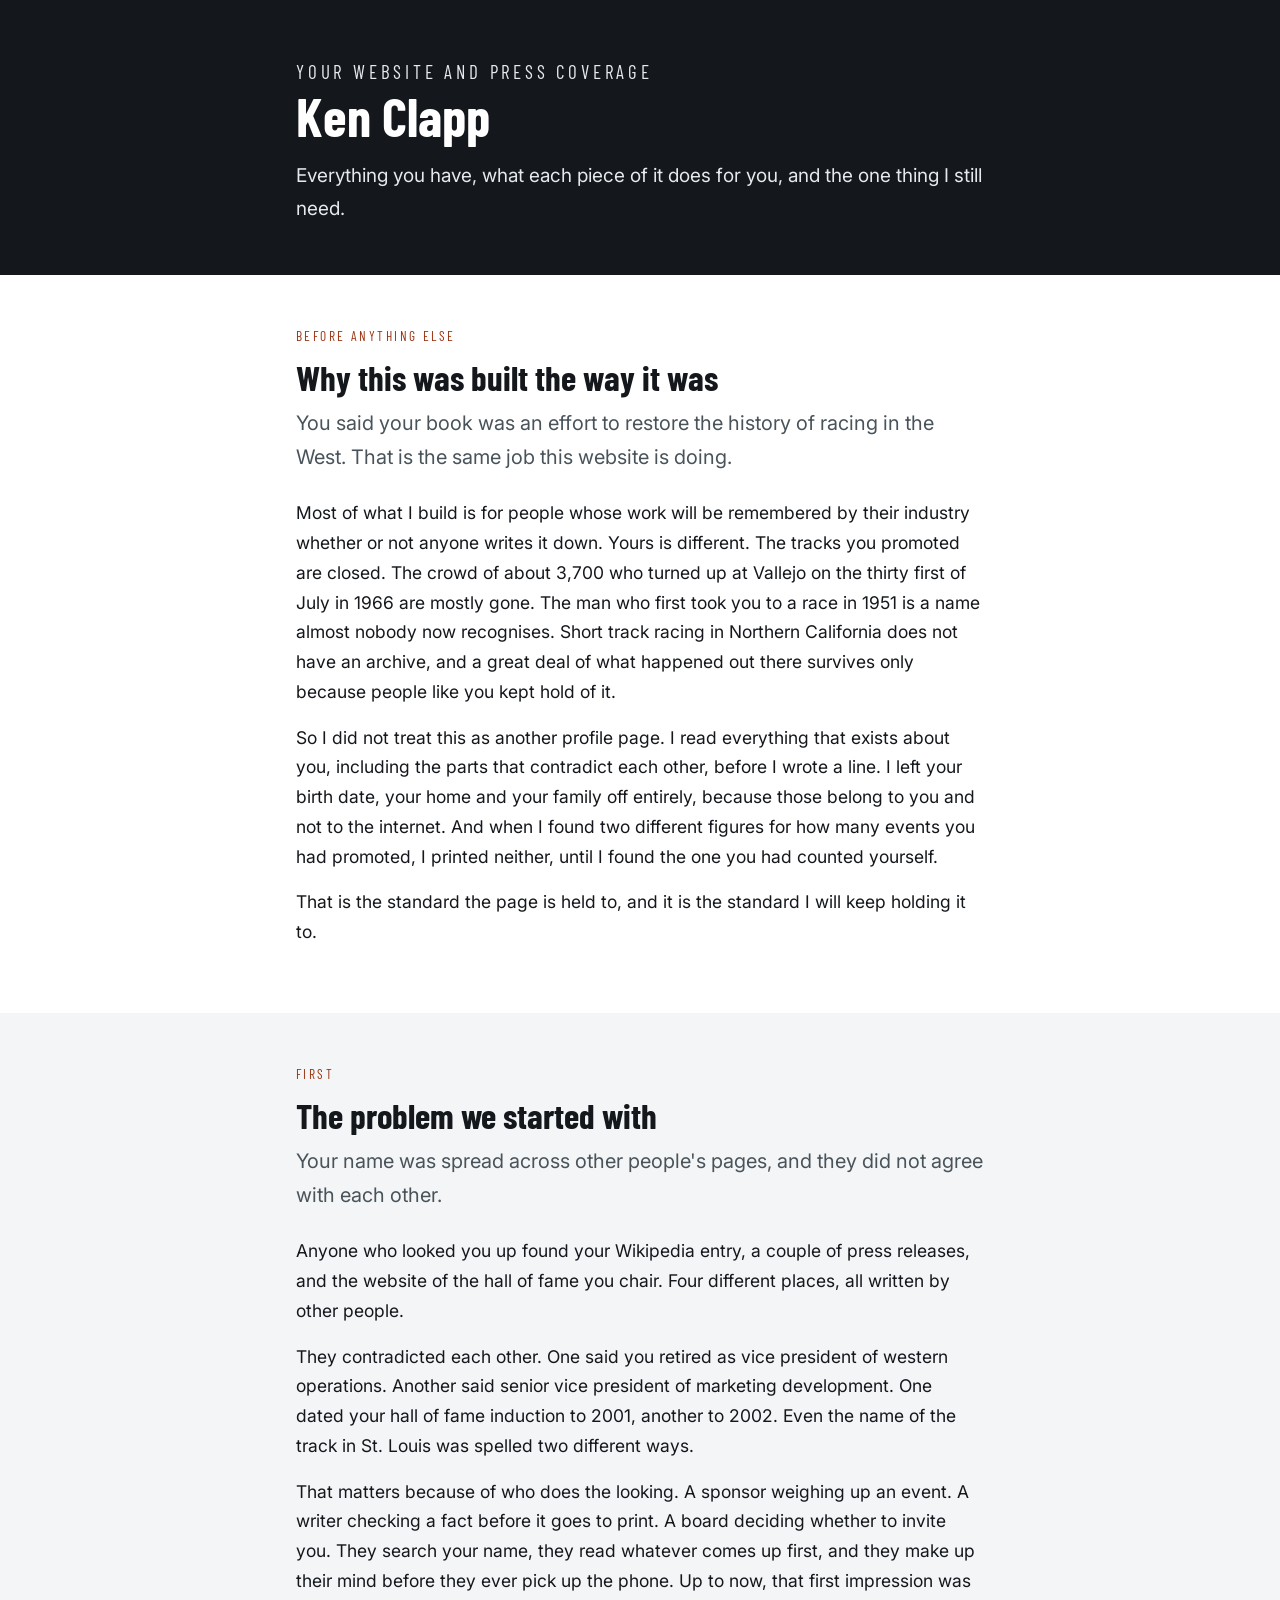
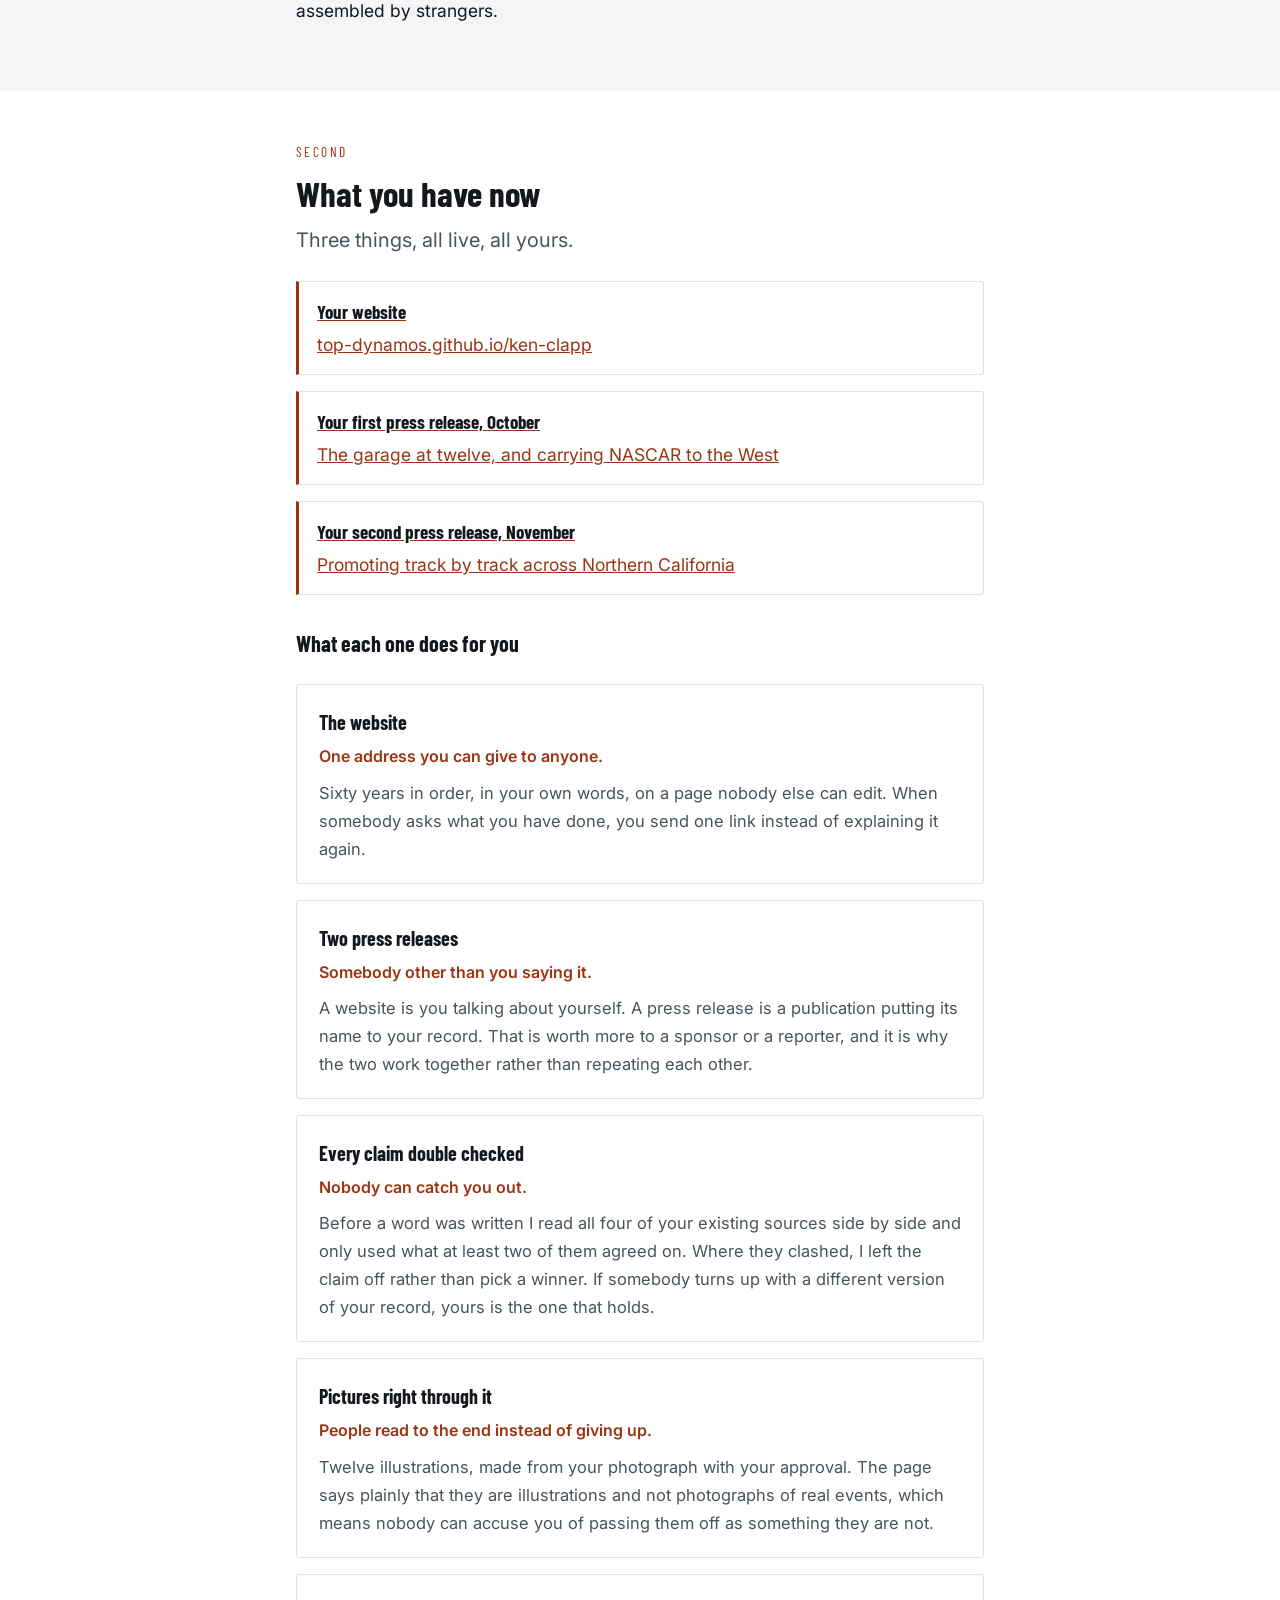
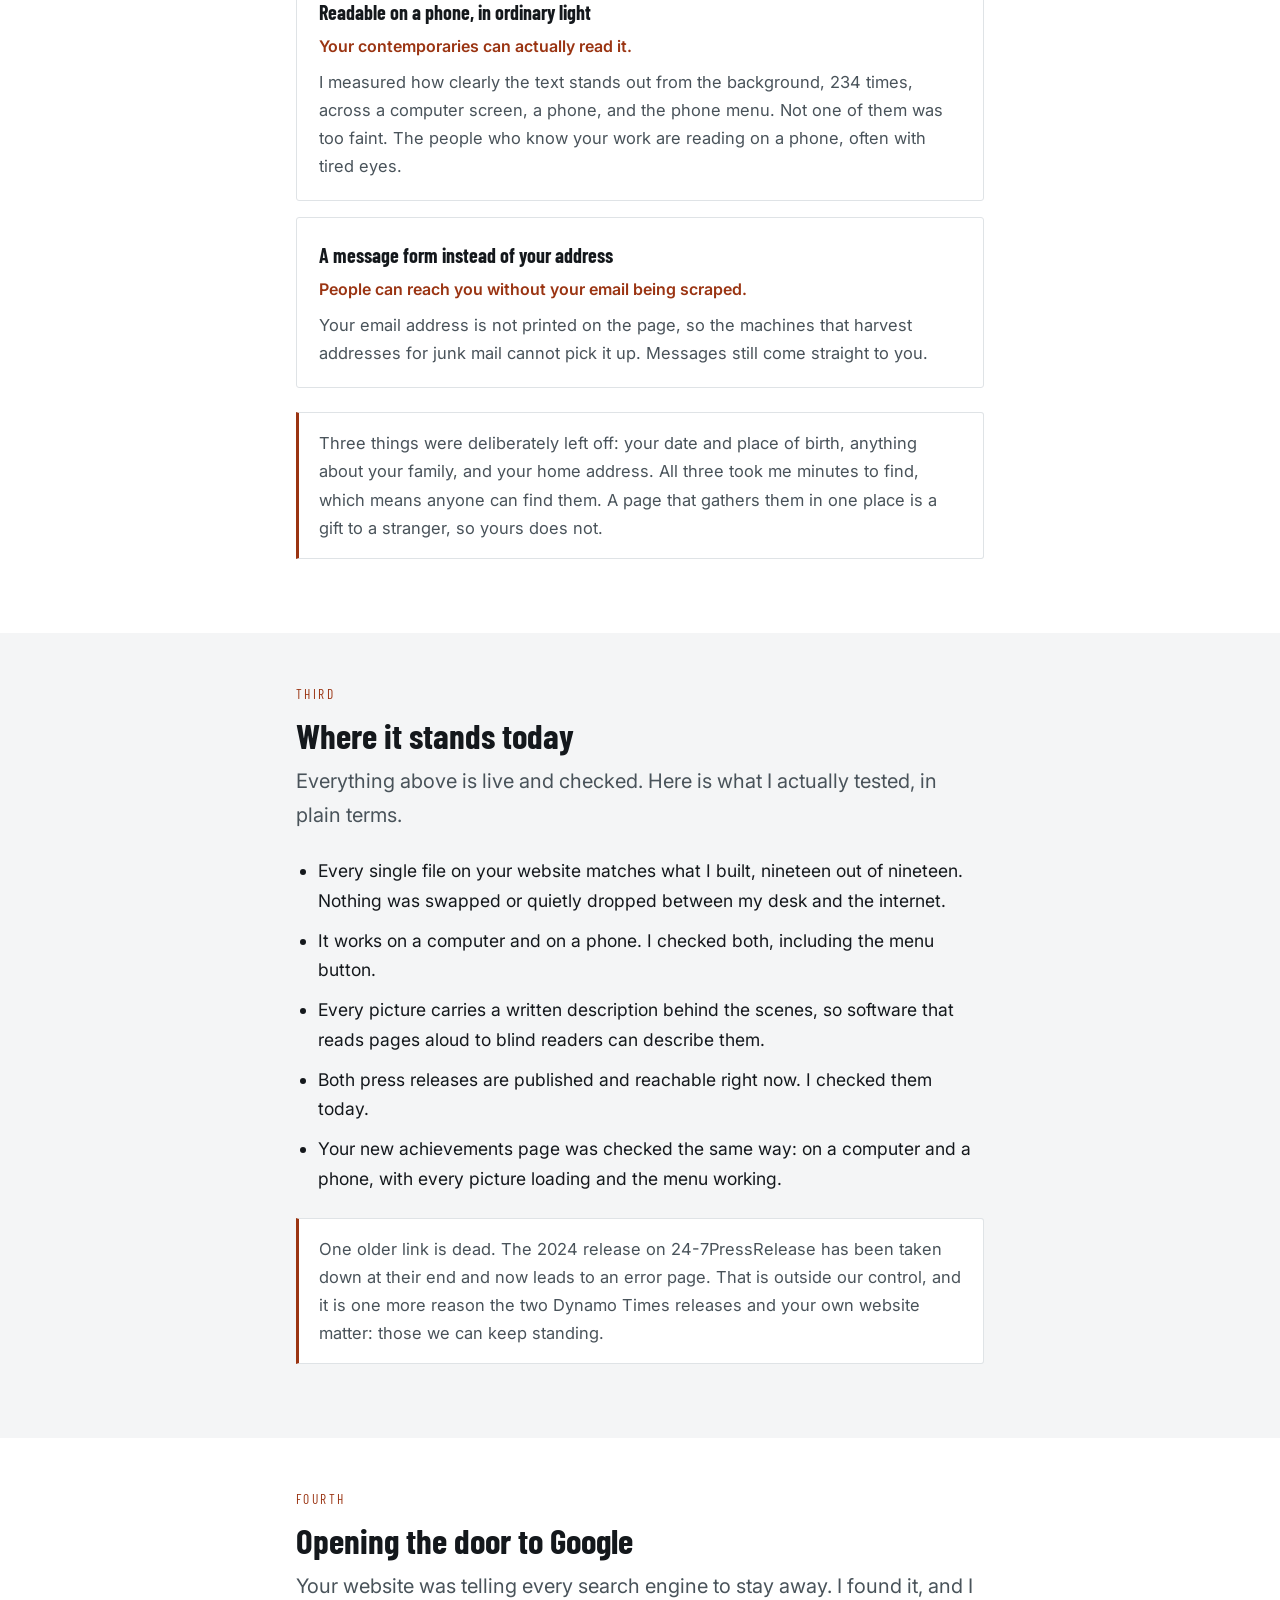
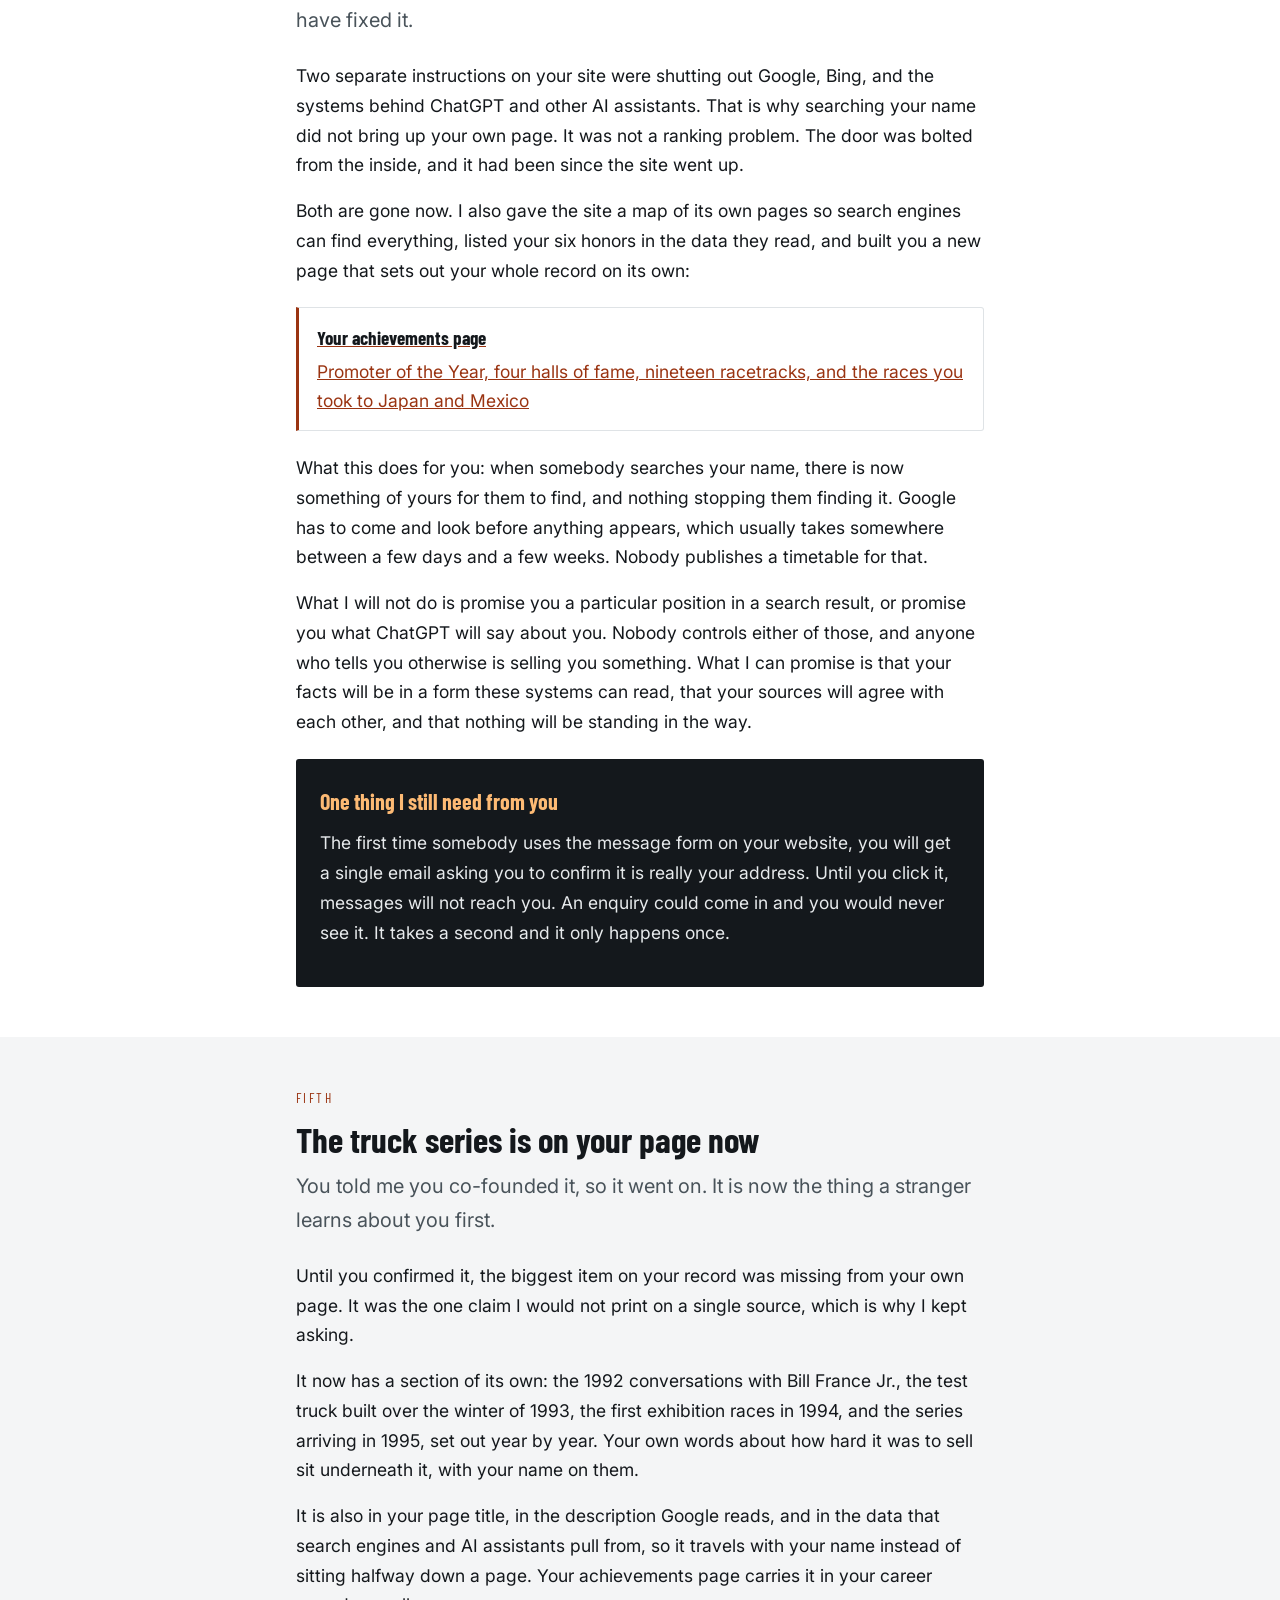
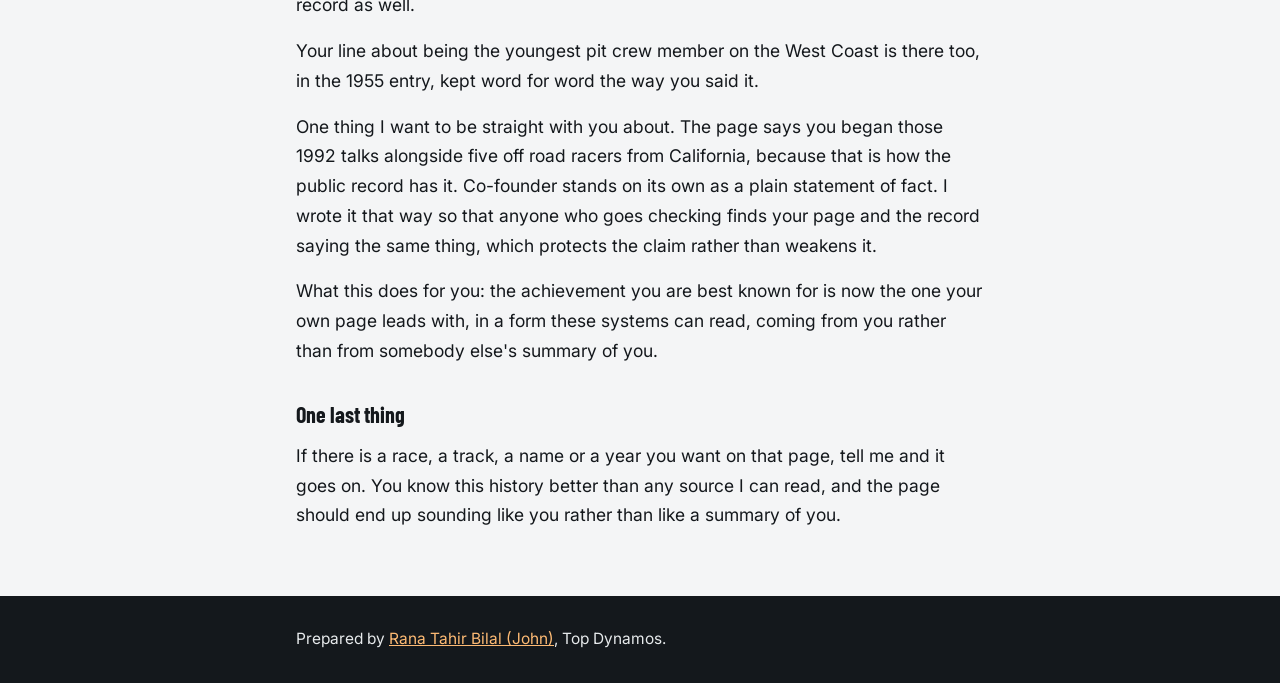
<file: report/index.html>
<!doctype html>
<html lang="en">
<head>
<meta charset="utf-8">
<meta name="viewport" content="width=device-width, initial-scale=1">
<meta name="robots" content="noindex, nofollow">
<link rel="icon" href="../favicon.ico" sizes="any">
<title>Ken Clapp Website Report</title>
<link rel="preconnect" href="https://fonts.googleapis.com">
<link rel="preconnect" href="https://fonts.gstatic.com" crossorigin>
<link rel="stylesheet" href="https://fonts.googleapis.com/css2?family=Barlow+Condensed:wght@600;700&family=Inter:wght@400;500;600;700&display=swap">
<style>
  /* Layout: a single reading column, banded light and dark the way the racing pages are */
  :root{
    --bg:#FFFFFF;
    --band:#F4F5F6;
    --ink:#14181C;
    --muted:#49535A;
    --line:#DFE3E6;
    --accent:#9A3412;
    --onink:#E7EAEC;
    --lift:#FDBA74;
    --shell:'Barlow Condensed','Oswald',Impact,sans-serif;
    --body:'Inter',-apple-system,BlinkMacSystemFont,'Segoe UI',Roboto,Helvetica,Arial,sans-serif;
  }
  @media (prefers-color-scheme: dark){
    :root:not([data-theme="light"]){
      --bg:#0F1317; --band:#161B20; --ink:#ECEFF1; --muted:#A8B2B9; --line:#2A3137;
      --accent:#FDBA74; --onink:#E7EAEC; --lift:#FDBA74; color-scheme:dark;
    }
  }
  :root[data-theme="dark"]{
    --bg:#0F1317; --band:#161B20; --ink:#ECEFF1; --muted:#A8B2B9; --line:#2A3137;
    --accent:#FDBA74; --onink:#E7EAEC; --lift:#FDBA74; color-scheme:dark;
  }

  *{box-sizing:border-box}
  body{margin:0;background:var(--bg);color:var(--ink);font-family:var(--body);font-size:17.5px;line-height:1.7}
  .wrap{max-width:720px;margin:0 auto;
        padding-left:max(16px,env(safe-area-inset-left,0px));
        padding-right:max(16px,env(safe-area-inset-right,0px))}
  .top{background:#14181C;color:#fff}
  .top .wrap{padding-block:56px 50px}
  .eyebrow{font-family:var(--shell);letter-spacing:.2em;text-transform:uppercase;font-size:14px;color:var(--lift);margin:0 0 12px}
  .top h1{font-family:var(--shell);font-weight:700;font-size:clamp(36px,8vw,54px);line-height:1.04;margin:0 0 16px;text-wrap:balance}
  .top p{color:var(--onink);margin:0;font-size:19px}
  section .wrap{padding-block:50px}
  .band{background:var(--band)}
  h2{font-family:var(--shell);font-weight:700;font-size:clamp(27px,5vw,35px);line-height:1.1;margin:0 0 10px;text-wrap:balance;color:var(--ink)}
  .step{font-family:var(--shell);letter-spacing:.18em;text-transform:uppercase;font-size:13.5px;color:var(--accent);margin:0 0 10px}
  h3{font-family:var(--shell);font-weight:700;font-size:22px;margin:30px 0 8px;color:var(--ink)}
  p{margin:0 0 16px}
  .lead{font-size:20px;color:var(--muted);margin-bottom:24px}
  ul{margin:0 0 16px;padding-left:22px}
  li{margin-bottom:10px}
  .stack{display:flex;flex-direction:column;gap:16px;margin:22px 0}
  .thing{background:var(--bg);border:1px solid var(--line);border-radius:3px;padding:20px 22px;min-width:0}
  .thing h4{font-family:var(--shell);font-size:20px;margin:0 0 4px;font-weight:700;color:var(--ink)}
  .thing .means{color:var(--accent);font-weight:600;margin:0 0 8px;font-size:16px}
  .thing p:last-child{margin:0;color:var(--muted);font-size:16.5px}
  .link{display:block;background:var(--bg);border:1px solid var(--line);border-left:3px solid var(--accent);
        border-radius:0 3px 3px 0;padding:14px 18px;min-width:0}
  .link b{display:block;font-family:var(--shell);font-size:19px;font-weight:700;margin-bottom:2px;color:var(--ink)}
  .link a{word-break:break-word}

  /* print: a heading must not be left stranded at the foot of a page */
  @media print{
    h1,h2,h3{break-after:avoid-page; page-break-after:avoid}
    .step{break-after:avoid-page; page-break-after:avoid}
    .step + h2{break-before:auto}
    .ask,.note,.link,li{break-inside:avoid-page; page-break-inside:avoid}
    p{orphans:3; widows:3}
  }
  .note{background:var(--bg);border:1px solid var(--line);border-left:3px solid var(--accent);
        padding:16px 20px;color:var(--muted);font-size:16.5px;margin:24px 0;border-radius:0 3px 3px 0}
  .ask{background:#14181C;color:#fff;padding:24px;border-radius:3px;margin-top:22px}
  .ask h3{color:var(--lift);margin-top:0}
  .ask p,.ask li{color:var(--onink)}
  .foot{background:#14181C;color:var(--onink);font-size:15.5px}
  .foot .wrap{padding-block:30px}
  .foot p{margin:0}
  a{color:var(--accent)}
  .foot a,.ask a{color:var(--lift)}
  a:focus-visible{outline:2px solid var(--accent);outline-offset:2px}
</style>
</head>
<body>


<header class="top">
  <div class="wrap">
    <p class="eyebrow">Your website and press coverage</p>
    <h1>Ken Clapp</h1>
    <p>Everything you have, what each piece of it does for you, and the one thing I still need.</p>
  </div>
</header>

<section>
  <div class="wrap">
    <p class="step">Before anything else</p>
    <h2>Why this was built the way it was</h2>
    <p class="lead">You said your book was an effort to restore the history of racing in the West. That is the same job this website is doing.</p>
    <p>Most of what I build is for people whose work will be remembered by their industry whether or not anyone writes it down. Yours is different. The tracks you promoted are closed. The crowd of about 3,700 who turned up at Vallejo on the thirty first of July in 1966 are mostly gone. The man who first took you to a race in 1951 is a name almost nobody now recognises. Short track racing in Northern California does not have an archive, and a great deal of what happened out there survives only because people like you kept hold of it.</p>
    <p>So I did not treat this as another profile page. I read everything that exists about you, including the parts that contradict each other, before I wrote a line. I left your birth date, your home and your family off entirely, because those belong to you and not to the internet. And when I found two different figures for how many events you had promoted, I printed neither, until I found the one you had counted yourself.</p>
    <p>That is the standard the page is held to, and it is the standard I will keep holding it to.</p>
  </div>
</section>

<section class="band">
  <div class="wrap">
    <p class="step">First</p>
    <h2>The problem we started with</h2>
    <p class="lead">Your name was spread across other people's pages, and they did not agree with each other.</p>
    <p>Anyone who looked you up found your Wikipedia entry, a couple of press releases, and the website of the hall of fame you chair. Four different places, all written by other people.</p>
    <p>They contradicted each other. One said you retired as vice president of western operations. Another said senior vice president of marketing development. One dated your hall of fame induction to 2001, another to 2002. Even the name of the track in St. Louis was spelled two different ways.</p>
    <p>That matters because of who does the looking. A sponsor weighing up an event. A writer checking a fact before it goes to print. A board deciding whether to invite you. They search your name, they read whatever comes up first, and they make up their mind before they ever pick up the phone. Up to now, that first impression was assembled by strangers.</p>
  </div>
</section>

<section>
  <div class="wrap">
    <p class="step">Second</p>
    <h2>What you have now</h2>
    <p class="lead">Three things, all live, all yours.</p>

    <div class="stack">
      <a class="link" href="https://top-dynamos.github.io/ken-clapp/"><b>Your website</b>top-dynamos.github.io/ken-clapp</a>
      <a class="link" href="https://thedynamotimes.com/press-releases/ken-clapp-nascar-west-coast-motorsports"><b>Your first press release, October</b>The garage at twelve, and carrying NASCAR to the West</a>
      <a class="link" href="https://thedynamotimes.com/press-releases/ken-clapp-promoter-tracks-hall-of-fame"><b>Your second press release, November</b>Promoting track by track across Northern California</a>
    </div>

    <h3>What each one does for you</h3>
    <div class="stack">
      <div class="thing">
        <h4>The website</h4>
        <p class="means">One address you can give to anyone.</p>
        <p>Sixty years in order, in your own words, on a page nobody else can edit. When somebody asks what you have done, you send one link instead of explaining it again.</p>
      </div>
      <div class="thing">
        <h4>Two press releases</h4>
        <p class="means">Somebody other than you saying it.</p>
        <p>A website is you talking about yourself. A press release is a publication putting its name to your record. That is worth more to a sponsor or a reporter, and it is why the two work together rather than repeating each other.</p>
      </div>
      <div class="thing">
        <h4>Every claim double checked</h4>
        <p class="means">Nobody can catch you out.</p>
        <p>Before a word was written I read all four of your existing sources side by side and only used what at least two of them agreed on. Where they clashed, I left the claim off rather than pick a winner. If somebody turns up with a different version of your record, yours is the one that holds.</p>
      </div>
      <div class="thing">
        <h4>Pictures right through it</h4>
        <p class="means">People read to the end instead of giving up.</p>
        <p>Twelve illustrations, made from your photograph with your approval. The page says plainly that they are illustrations and not photographs of real events, which means nobody can accuse you of passing them off as something they are not.</p>
      </div>
      <div class="thing">
        <h4>Readable on a phone, in ordinary light</h4>
        <p class="means">Your contemporaries can actually read it.</p>
        <p>I measured how clearly the text stands out from the background, 234 times, across a computer screen, a phone, and the phone menu. Not one of them was too faint. The people who know your work are reading on a phone, often with tired eyes.</p>
      </div>
      <div class="thing">
        <h4>A message form instead of your address</h4>
        <p class="means">People can reach you without your email being scraped.</p>
        <p>Your email address is not printed on the page, so the machines that harvest addresses for junk mail cannot pick it up. Messages still come straight to you.</p>
      </div>
    </div>

    <div class="note">Three things were deliberately left off: your date and place of birth, anything about your family, and your home address. All three took me minutes to find, which means anyone can find them. A page that gathers them in one place is a gift to a stranger, so yours does not.</div>
  </div>
</section>

<section class="band">
  <div class="wrap">
    <p class="step">Third</p>
    <h2>Where it stands today</h2>
    <p class="lead">Everything above is live and checked. Here is what I actually tested, in plain terms.</p>
    <ul>
      <li>Every single file on your website matches what I built, nineteen out of nineteen. Nothing was swapped or quietly dropped between my desk and the internet.</li>
      <li>It works on a computer and on a phone. I checked both, including the menu button.</li>
      <li>Every picture carries a written description behind the scenes, so software that reads pages aloud to blind readers can describe them.</li>
      <li>Both press releases are published and reachable right now. I checked them today.</li>
      <li>Your new achievements page was checked the same way: on a computer and a phone, with every picture loading and the menu working.</li>
    </ul>
    <div class="note">One older link is dead. The 2024 release on 24-7PressRelease has been taken down at their end and now leads to an error page. That is outside our control, and it is one more reason the two Dynamo Times releases and your own website matter: those we can keep standing.</div>
  </div>
</section>

<section>
  <div class="wrap">
    <p class="step">Fourth</p>
    <h2>Opening the door to Google</h2>
    <p class="lead">Your website was telling every search engine to stay away. I found it, and I have fixed it.</p>
    <p>Two separate instructions on your site were shutting out Google, Bing, and the systems behind ChatGPT and other AI assistants. That is why searching your name did not bring up your own page. It was not a ranking problem. The door was bolted from the inside, and it had been since the site went up.</p>
    <p>Both are gone now. I also gave the site a map of its own pages so search engines can find everything, listed your six honors in the data they read, and built you a new page that sets out your whole record on its own:</p>
    <div class="stack">
      <a class="link" href="../achievements/"><b>Your achievements page</b>Promoter of the Year, four halls of fame, nineteen racetracks, and the races you took to Japan and Mexico</a>
    </div>
    <p>What this does for you: when somebody searches your name, there is now something of yours for them to find, and nothing stopping them finding it. Google has to come and look before anything appears, which usually takes somewhere between a few days and a few weeks. Nobody publishes a timetable for that.</p>
    <p>What I will not do is promise you a particular position in a search result, or promise you what ChatGPT will say about you. Nobody controls either of those, and anyone who tells you otherwise is selling you something. What I can promise is that your facts will be in a form these systems can read, that your sources will agree with each other, and that nothing will be standing in the way.</p>

    <div class="ask">
      <h3>One thing I still need from you</h3>
      <p>The first time somebody uses the message form on your website, you will get a single email asking you to confirm it is really your address. Until you click it, messages will not reach you. An enquiry could come in and you would never see it. It takes a second and it only happens once.</p>
    </div>
  </div>
</section>

<section class="band">
  <div class="wrap">
    <p class="step">Fifth</p>
    <h2>The truck series is on your page now</h2>
    <p class="lead">You told me you co-founded it, so it went on. It is now the thing a stranger learns about you first.</p>
    <p>Until you confirmed it, the biggest item on your record was missing from your own page. It was the one claim I would not print on a single source, which is why I kept asking.</p>
    <p>It now has a section of its own: the 1992 conversations with Bill France Jr., the test truck built over the winter of 1993, the first exhibition races in 1994, and the series arriving in 1995, set out year by year. Your own words about how hard it was to sell sit underneath it, with your name on them.</p>
    <p>It is also in your page title, in the description Google reads, and in the data that search engines and AI assistants pull from, so it travels with your name instead of sitting halfway down a page. Your achievements page carries it in your career record as well.</p>
    <p>Your line about being the youngest pit crew member on the West Coast is there too, in the 1955 entry, kept word for word the way you said it.</p>
    <p>One thing I want to be straight with you about. The page says you began those 1992 talks alongside five off road racers from California, because that is how the public record has it. Co-founder stands on its own as a plain statement of fact. I wrote it that way so that anyone who goes checking finds your page and the record saying the same thing, which protects the claim rather than weakens it.</p>
    <p>What this does for you: the achievement you are best known for is now the one your own page leads with, in a form these systems can read, coming from you rather than from somebody else's summary of you.</p>

    <h3>One last thing</h3>
    <p>If there is a race, a track, a name or a year you want on that page, tell me and it goes on. You know this history better than any source I can read, and the page should end up sounding like you rather than like a summary of you.</p>
  </div>
</section>

<footer class="foot">
  <div class="wrap">
    <p>Prepared by <a href="https://www.linkedin.com/in/ranatahirbilal/">Rana Tahir Bilal (John)</a>, Top Dynamos.</p>
  </div>
</footer>

</body>
</html>
</file>
<file: css/site.css>
/* ==========================================================================
   Ken Clapp, kenclapp.
   Built on the MegaOne cars-automobile demo's Bootstrap shell. Everything
   visual below is written fresh under the kc- prefix and loaded last so it
   wins the cascade. The demo's own style.css is deliberately NOT loaded:
   its .center-block flex rule and its bottom-nav hero pinning both break a
   full bleed hero, and nothing in it was needed here.
   Contrast ratios in the comments are measured, not guessed.
   ========================================================================== */

:root{
  --kc-ink:#14181C;        /* 17.84 on white, 16.34 on paper */
  --kc-muted:#49535A;      /*  7.87 on white,  7.21 on paper */
  --kc-paper:#F4F5F6;
  --kc-line:#DFE3E6;
  --kc-acc:#C2410C;        /* 5.18 on white: rules, and figures at 24px or more */
  --kc-acc-ink:#9A3412;    /* 7.31 on white, 6.69 on paper: small text on light */
  --kc-acc-lift:#FDBA74;   /* 10.58 on ink: small text on dark */
  --kc-shell:'Barlow Condensed', 'Oswald', Impact, sans-serif;
  --kc-body:'Inter', -apple-system, BlinkMacSystemFont, 'Segoe UI', Roboto, Helvetica, Arial, sans-serif;
  --kc-wrap:1180px;
}

*,*::before,*::after{box-sizing:border-box}
html{scroll-behavior:smooth}
body{
  margin:0; background:#fff; color:var(--kc-ink);
  font-family:var(--kc-body); font-size:17px; line-height:1.68;
  -webkit-font-smoothing:antialiased;
}
img{max-width:100%; height:auto; display:block}
a{color:var(--kc-acc-ink); text-decoration:none}
a:hover{text-decoration:underline}

.kc-wrap{max-width:var(--kc-wrap); margin:0 auto; padding:0 24px}
.kc-sec{padding:92px 0}
.kc-sec-tight{padding:64px 0}
.kc-paper{background:var(--kc-paper)}
.kc-dark{background:var(--kc-ink); color:#fff}
.kc-dark a{color:var(--kc-acc-lift)}

/* Eyebrow. No trailing rule or dash after the label: house style. */
.kc-eyebrow{
  font-family:var(--kc-shell); font-weight:600; letter-spacing:.18em;
  text-transform:uppercase; font-size:15px; color:var(--kc-acc-ink); margin:0 0 14px;
}
.kc-dark .kc-eyebrow{color:var(--kc-acc-lift)}

h1,h2,h3,h4{font-family:var(--kc-shell); font-weight:700; line-height:1.06; margin:0 0 18px; letter-spacing:.005em}
h1{font-size:clamp(44px,7vw,82px)}
h2{font-size:clamp(32px,4.4vw,52px)}
h3{font-size:clamp(22px,2.4vw,28px); line-height:1.2}
p{margin:0 0 18px}
.kc-lead{font-size:clamp(19px,2.1vw,22px); line-height:1.62; color:var(--kc-muted)}
.kc-dark .kc-lead{color:#E7EAEC}   /* 14.80 on ink */
.kc-muted{color:var(--kc-muted)}

/* ---------- navigation ---------------------------------------------------
   The hero photograph is bright along its upper edge, so white links sat as
   low as 2.9:1 over it. A dark gradient scrim carries the bar instead of
   lowering the floor. Measured after the scrim: 13.1:1 at the worst pixel. */
.kc-nav{
  position:fixed; top:0; left:0; right:0; z-index:1000; padding:16px 0;
  background:linear-gradient(180deg,rgba(8,10,12,.88) 0%,rgba(8,10,12,.58) 60%,rgba(8,10,12,0) 100%);
  transition:background .25s ease, padding .25s ease;
}
.kc-nav.kc-solid{background:rgba(8,10,12,.96); padding:10px 0}
.kc-nav .kc-wrap{display:flex; align-items:center; justify-content:space-between; gap:20px}
.kc-brand{
  font-family:var(--kc-shell); font-weight:700; font-size:23px; letter-spacing:.09em;
  text-transform:uppercase; color:#fff;
}
.kc-brand:hover{text-decoration:none; color:#fff}
.kc-brand span{display:block; font-size:11px; letter-spacing:.24em; font-weight:500; color:#E7EAEC}
.kc-links{display:flex; gap:28px; list-style:none; margin:0; padding:0}
.kc-links a{
  color:#fff; font-family:var(--kc-shell); font-weight:600; font-size:17px;
  letter-spacing:.1em; text-transform:uppercase;
}
.kc-links a:hover{color:var(--kc-acc-lift); text-decoration:none}
.kc-burger{display:none; background:none; border:0; padding:10px; cursor:pointer}
.kc-burger i{display:block; width:26px; height:2px; background:#fff; margin:5px 0}

/* ---------- hero --------------------------------------------------------- */
.kc-hero{position:relative; min-height:94vh; display:flex; align-items:center; background:var(--kc-ink)}
.kc-hero-img{position:absolute; inset:0; overflow:hidden}
.kc-hero-img img{width:100%; height:100%; object-fit:cover; object-position:72% 45%}
/* The subject sits in the right third, so the veil is weighted to the left.
   On a phone the picture fills the width, so the scrim turns vertical there. */
.kc-hero-veil{
  position:absolute; inset:0;
  background:linear-gradient(100deg,rgba(8,10,12,.93) 0%,rgba(8,10,12,.82) 38%,rgba(8,10,12,.42) 62%,rgba(8,10,12,.18) 100%);
}
.kc-hero .kc-wrap{position:relative; z-index:2; width:100%; padding-top:120px; padding-bottom:70px}
.kc-hero-copy{max-width:660px}
.kc-hero h1{color:#fff; margin-bottom:22px}
.kc-hero h1 span{display:block; color:var(--kc-acc-lift); font-size:.42em; letter-spacing:.14em; text-transform:uppercase; margin-bottom:14px}
.kc-hero p{color:#E7EAEC; font-size:clamp(18px,2vw,21px); line-height:1.6; max-width:560px}
.kc-cta{display:flex; flex-wrap:wrap; gap:14px; margin-top:30px}
.kc-btn{
  display:inline-block; font-family:var(--kc-shell); font-weight:600; font-size:17px;
  letter-spacing:.12em; text-transform:uppercase; padding:15px 30px; border-radius:2px;
  background:var(--kc-acc); color:#fff; border:2px solid var(--kc-acc);
}
.kc-btn:hover{background:#A6370A; border-color:#A6370A; color:#fff; text-decoration:none}
.kc-btn-ghost{background:transparent; color:#fff; border-color:rgba(255,255,255,.75)}
.kc-btn-ghost:hover{background:#fff; color:var(--kc-ink); border-color:#fff}

/* ---------- two column blocks -------------------------------------------- */
.kc-split{display:grid; grid-template-columns:1fr 1fr; gap:64px; align-items:center}
.kc-split-narrow{grid-template-columns:0.95fr 1.05fr}
.kc-shot{position:relative}
.kc-shot img{width:100%; border-radius:3px}
.kc-shot-tag{
  position:absolute; left:0; bottom:0; background:var(--kc-ink); color:#fff;
  font-family:var(--kc-shell); letter-spacing:.14em; text-transform:uppercase;
  font-size:14px; padding:10px 18px;              /* #fff on ink, 17.84 */
}

/* ---------- numbered cards ----------------------------------------------- */
.kc-cards{display:grid; grid-template-columns:repeat(2,1fr); gap:28px; margin-top:48px}
.kc-card{background:#fff; border:1px solid var(--kc-line); border-radius:3px; padding:30px 28px}
.kc-paper .kc-card{background:#fff}
.kc-card-n{
  font-family:var(--kc-shell); font-size:34px; font-weight:700; line-height:1;
  color:var(--kc-acc); margin-bottom:12px;        /* 34px, so the 3.0 floor applies */
}
.kc-card h3{margin-bottom:10px}
.kc-card p{margin:0; color:var(--kc-muted); font-size:16.5px}
/* an odd card count would leave the last one alone on its row, so let it span */
.kc-cards > .kc-card:last-child:nth-child(odd){grid-column:1 / -1}

/* ---------- the truck series --------------------------------------------- */
.kc-trucks{display:grid; grid-template-columns:1.18fr .82fr; gap:56px; align-items:center}
.kc-steps{list-style:none; margin:0; padding:0}
.kc-steps li{display:grid; grid-template-columns:78px 1fr; gap:18px; align-items:baseline;
  padding:16px 0}
.kc-step-n{
  font-family:var(--kc-shell); font-weight:700; font-size:34px; line-height:1;
  color:var(--kc-acc);                            /* 5.18 on white, 34px, clears both floors */
}
.kc-steps p{margin:0; color:var(--kc-muted); font-size:16.5px}

/* ---------- figures band -------------------------------------------------- */
.kc-figs{display:grid; grid-template-columns:repeat(auto-fit,minmax(190px,1fr)); gap:34px; text-align:center}
.kc-fig-n{
  font-family:var(--kc-shell); font-weight:700; font-size:clamp(50px,7vw,76px);
  line-height:1; color:var(--kc-acc-lift); margin-bottom:10px;   /* 10.58 on ink */
}
.kc-fig-t{font-size:16.5px; color:#E7EAEC; margin:0}             /* 14.80 on ink */

/* ---------- full bleed band ----------------------------------------------- */
.kc-band{position:relative; min-height:460px; display:flex; align-items:center; background:var(--kc-ink)}
.kc-band-img{position:absolute; inset:0; overflow:hidden}
.kc-band-img img{width:100%; height:100%; object-fit:cover; object-position:center 20%}
.kc-band-veil{position:absolute; inset:0; background:linear-gradient(90deg,rgba(8,10,12,.92) 0%,rgba(8,10,12,.78) 46%,rgba(8,10,12,.3) 100%)}
.kc-band .kc-wrap{position:relative; z-index:2; padding-top:70px; padding-bottom:70px}
.kc-band-copy{max-width:600px}
.kc-band h2{color:#fff}
.kc-band p{color:#E7EAEC; margin-bottom:0}

/* ---------- timeline ------------------------------------------------------ */
.kc-time{list-style:none; margin:40px 0 0; padding:0; position:relative}
.kc-time::before{content:''; position:absolute; left:92px; top:8px; bottom:8px; width:2px; background:var(--kc-line)}
.kc-time li{position:relative; display:grid; grid-template-columns:92px 1fr; gap:34px; padding:0 0 30px}
.kc-time li:last-child{padding-bottom:0}
.kc-time .kc-yr{
  font-family:var(--kc-shell); font-weight:700; font-size:25px; line-height:1.1;
  color:var(--kc-acc-ink); text-align:right; padding-top:2px;   /* 7.31 on white */
  padding-right:16px;      /* clears the vertical rule at 92px */
}
.kc-time .kc-ev{position:relative}
.kc-time .kc-ev::before{
  /* centred on the 2px rule: rule centre 93px, column starts at 126px */
  content:''; position:absolute; left:-38.5px; top:11px; width:11px; height:11px;
  border-radius:50%; background:var(--kc-acc); border:2px solid #fff;
}
.kc-time h3{font-size:21px; margin-bottom:5px}
.kc-time p{margin:0; color:var(--kc-muted); font-size:16.5px}

/* ---------- chips --------------------------------------------------------- */
.kc-chips{display:flex; flex-wrap:wrap; gap:10px; margin:0; padding:0; list-style:none}
.kc-chips li{
  border:1px solid var(--kc-line); background:#fff; border-radius:999px;
  padding:9px 17px; font-size:15.5px; color:var(--kc-ink);
}
.kc-dark .kc-chips li{background:rgba(255,255,255,.06); border-color:rgba(255,255,255,.28); color:#fff}

/* ---------- quote --------------------------------------------------------- */
.kc-quote{max-width:820px; margin:0 auto; text-align:center}
.kc-quote blockquote{
  font-family:var(--kc-shell); font-weight:600; font-size:clamp(26px,3.4vw,40px);
  line-height:1.26; margin:0 0 20px; color:#fff;
}
.kc-quote cite{font-style:normal; font-size:16px; color:#E7EAEC; letter-spacing:.06em}

/* ---------- book ---------------------------------------------------------- */
.kc-book{display:grid; grid-template-columns:0.9fr 1.1fr; gap:60px; align-items:center}

/* ---------- gallery ------------------------------------------------------- */
.kc-gal{display:grid; grid-template-columns:repeat(3,1fr); grid-auto-rows:236px; gap:18px; margin-top:44px}
.kc-gal figure{margin:0; overflow:hidden; border-radius:3px; background:var(--kc-paper); height:100%}
/* Seven pictures do not tile into three columns, and a 2x2 feature still
   left an orphan. Six square tiles plus one wide closing strip does tile. */
.kc-gal figure:last-child{grid-column:1 / -1}
/* The wide strip is a very shallow crop of a 4:3 frame, so it has to be
   pulled up or it cuts through everyone's head. */
.kc-gal figure:last-child img{object-position:center 24%}
.kc-gal img{width:100%; height:100%; object-fit:cover; transition:transform .5s ease}
.kc-gal figure:hover img{transform:scale(1.035)}
.kc-note{
  margin-top:28px; padding:20px 22px; background:var(--kc-paper);
  border-left:3px solid var(--kc-acc); border-radius:0 3px 3px 0;
  font-size:16px; color:var(--kc-muted);
}

/* ---------- contact ------------------------------------------------------- */
.kc-contact{display:grid; grid-template-columns:1fr 1fr; gap:60px; align-items:start}
.kc-field{margin-bottom:18px}
.kc-field label{display:block; font-size:14.5px; font-weight:600; margin-bottom:7px; color:var(--kc-ink)}
.kc-field input,.kc-field textarea{
  width:100%; padding:13px 15px; border:1px solid var(--kc-line); border-radius:3px;
  font-family:inherit; font-size:16.5px; color:var(--kc-ink); background:#fff;
}
.kc-field textarea{min-height:140px; resize:vertical}
.kc-field input:focus,.kc-field textarea:focus{outline:2px solid var(--kc-acc); outline-offset:1px; border-color:var(--kc-acc)}
.kc-formnote{font-size:15px; color:var(--kc-muted); margin:14px 0 0}

/* ---------- footer -------------------------------------------------------- */
.kc-foot{background:var(--kc-ink); color:#E7EAEC; padding:46px 0 38px; font-size:15.5px}
.kc-foot .kc-wrap{display:flex; flex-wrap:wrap; gap:16px; justify-content:space-between; align-items:center}
.kc-foot a{color:var(--kc-acc-lift)}

/* ---------- reveal, with the reduced motion escape ------------------------ */
.kc-rev{opacity:0; transform:translateY(16px); transition:opacity .7s ease, transform .7s ease}
.kc-rev.kc-in{opacity:1; transform:none}
@media (prefers-reduced-motion:reduce){
  html{scroll-behavior:auto}
  .kc-rev{opacity:1; transform:none; transition:none}
  .kc-gal img{transition:none}
}

/* ---------- narrow viewports ---------------------------------------------
   On a phone the hero picture fills the whole width, so the left weighted
   gradient no longer covers the text. It becomes a vertical scrim instead,
   which keeps the floor rather than lowering it. */
@media (max-width:991px){
  .kc-sec{padding:66px 0}
  .kc-split,.kc-book,.kc-contact{grid-template-columns:1fr; gap:38px}
  .kc-cards{grid-template-columns:1fr}
  .kc-trucks{grid-template-columns:1fr; gap:38px}
  .kc-figs{grid-template-columns:repeat(2,1fr); gap:34px}
  .kc-gal{grid-template-columns:repeat(2,1fr); grid-auto-rows:200px}
  .kc-links{
    position:fixed; inset:0; background:rgba(8,10,12,.985);
    flex-direction:column; justify-content:center; align-items:center; gap:26px;
    transform:translateX(100%); transition:transform .3s ease; z-index:1200;
  }
  .kc-links.kc-open{transform:none}
  .kc-links a{font-size:25px}
  .kc-burger{display:block; position:relative; z-index:1300}
  .kc-hero-veil{
    background:linear-gradient(180deg,rgba(8,10,12,.72) 0%,rgba(8,10,12,.86) 48%,rgba(8,10,12,.95) 100%);
  }
  .kc-hero-img img{object-position:78% 24%}
  .kc-band-veil{background:linear-gradient(180deg,rgba(8,10,12,.78) 0%,rgba(8,10,12,.92) 100%)}
}
@media (max-width:575px){
  body{font-size:16.5px}
  .kc-figs{grid-template-columns:1fr; gap:30px}
  .kc-steps li{grid-template-columns:76px 1fr; gap:14px}
  .kc-step-n{font-size:28px}
  .kc-gal{grid-template-columns:1fr; grid-auto-rows:220px}
  .kc-time::before{left:62px}
  .kc-time li{grid-template-columns:62px 1fr; gap:24px}
  .kc-time .kc-yr{font-size:21px}
  .kc-time .kc-ev::before{left:-30px}
}
</file>
